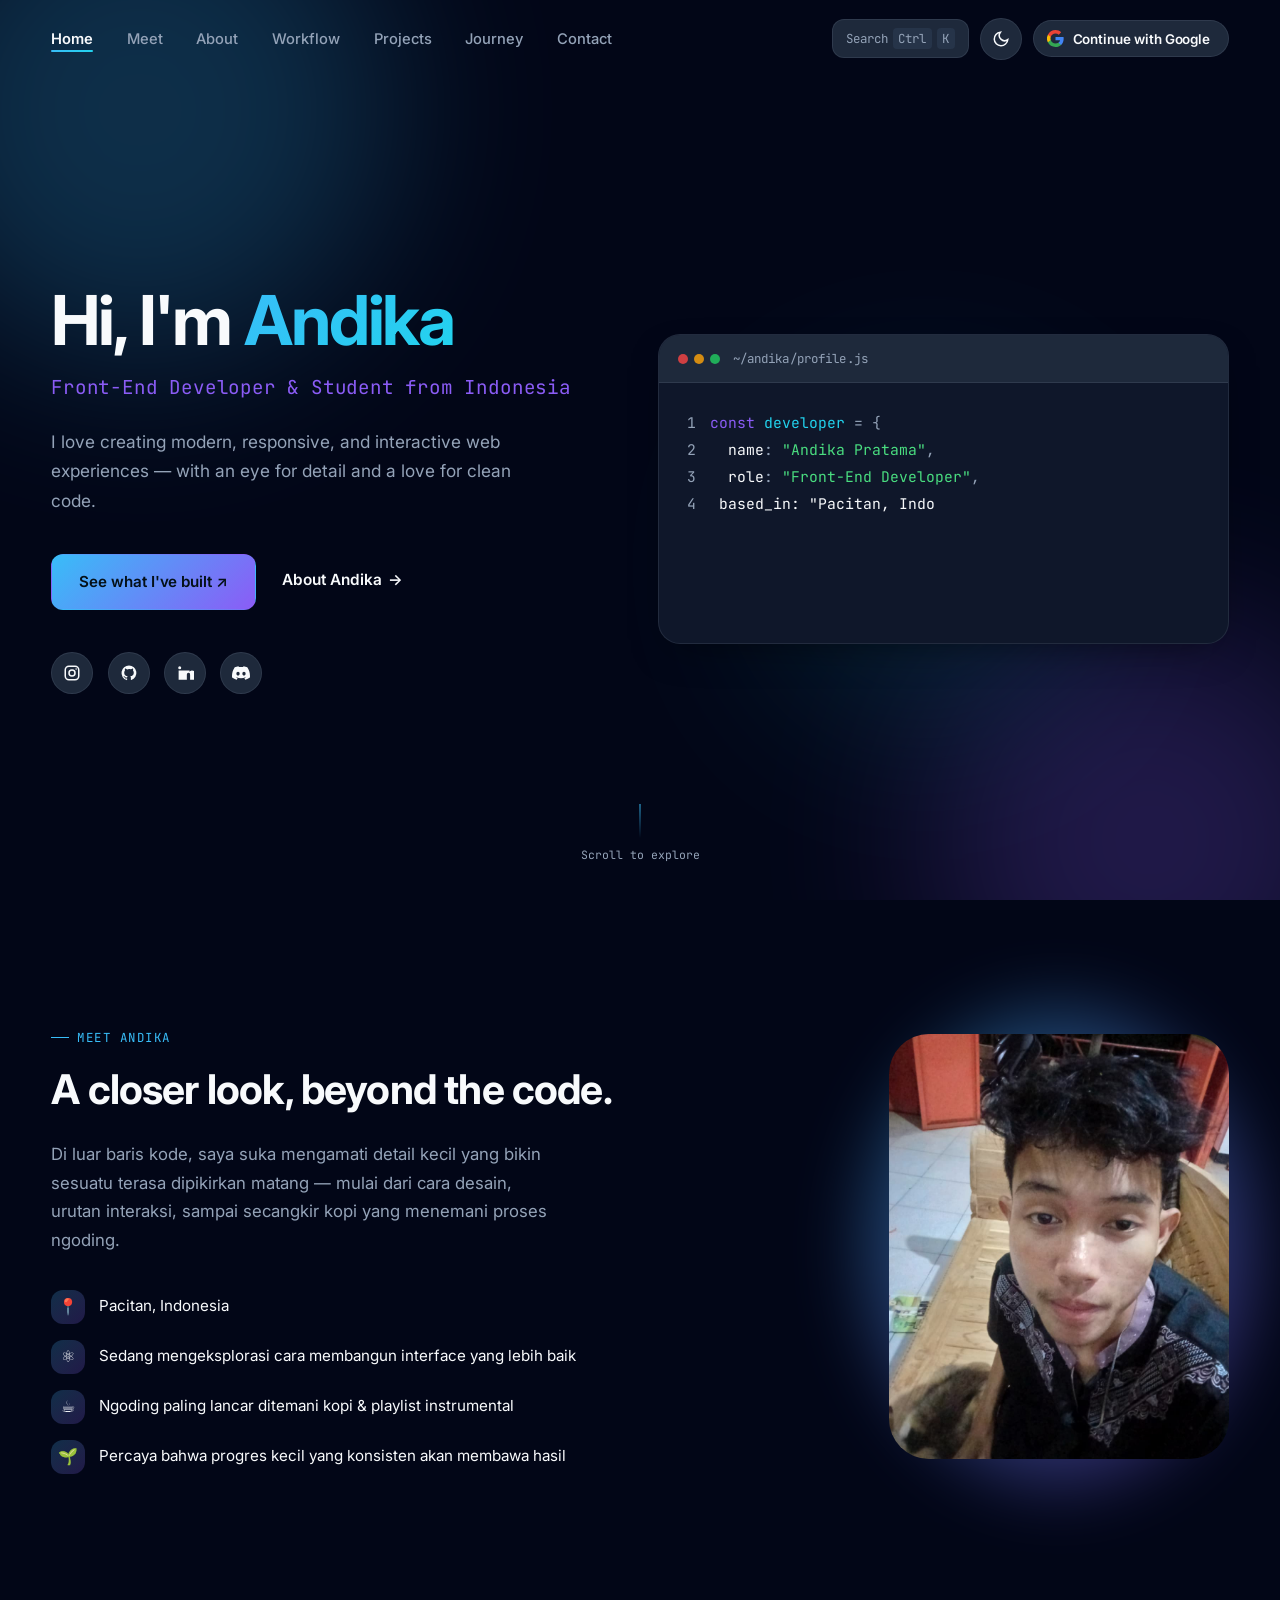
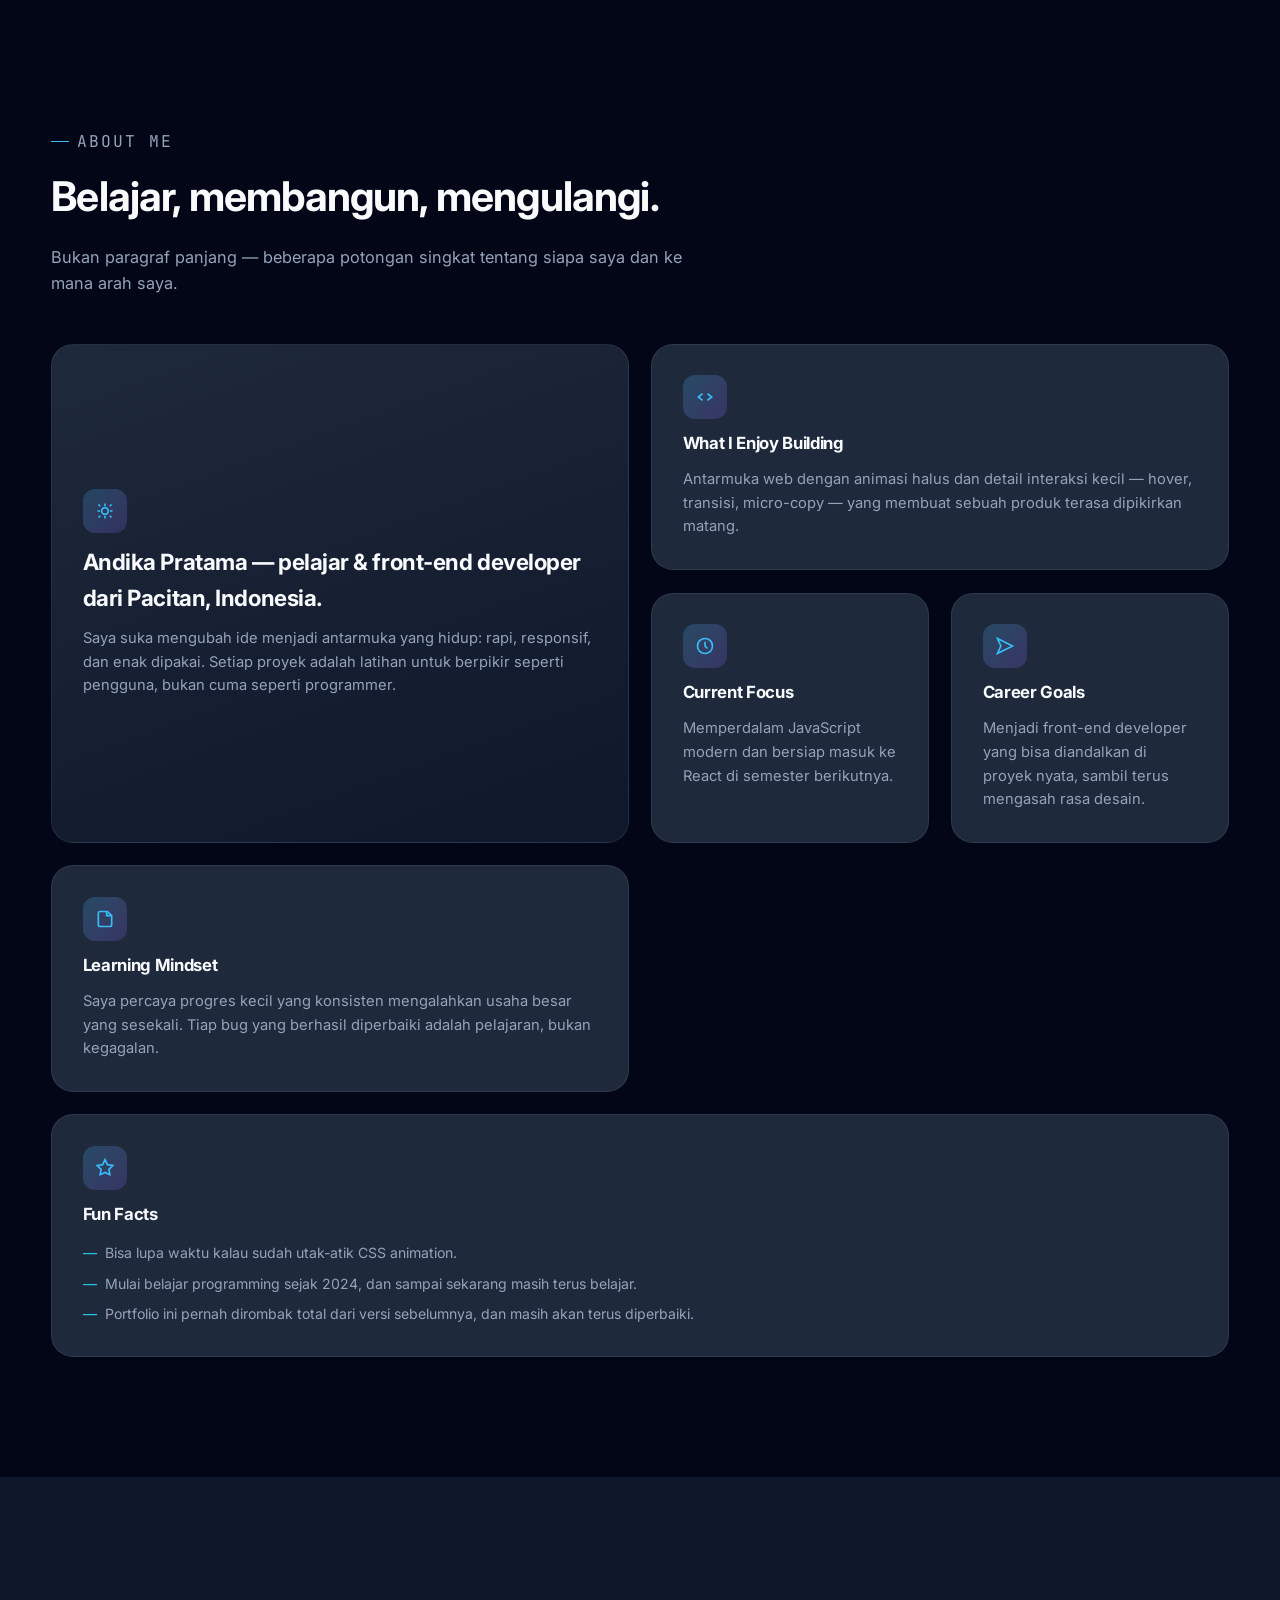
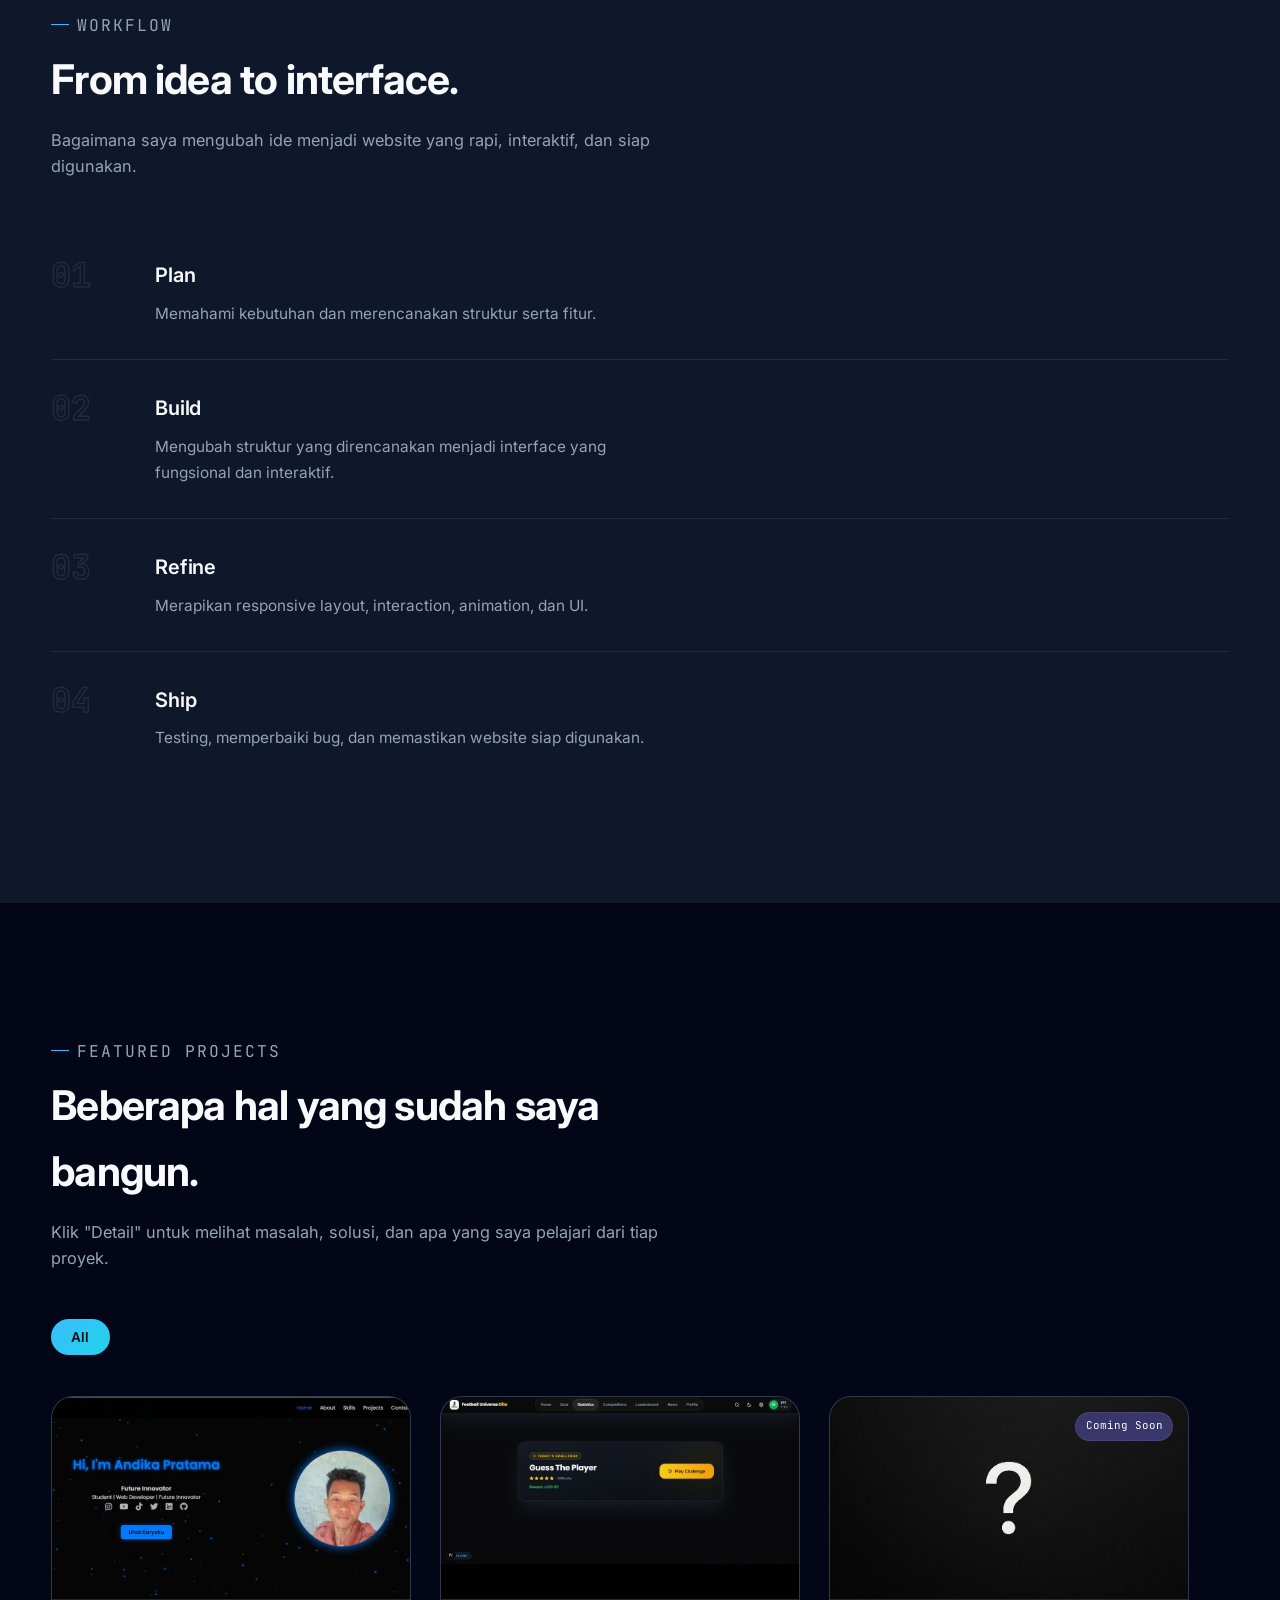
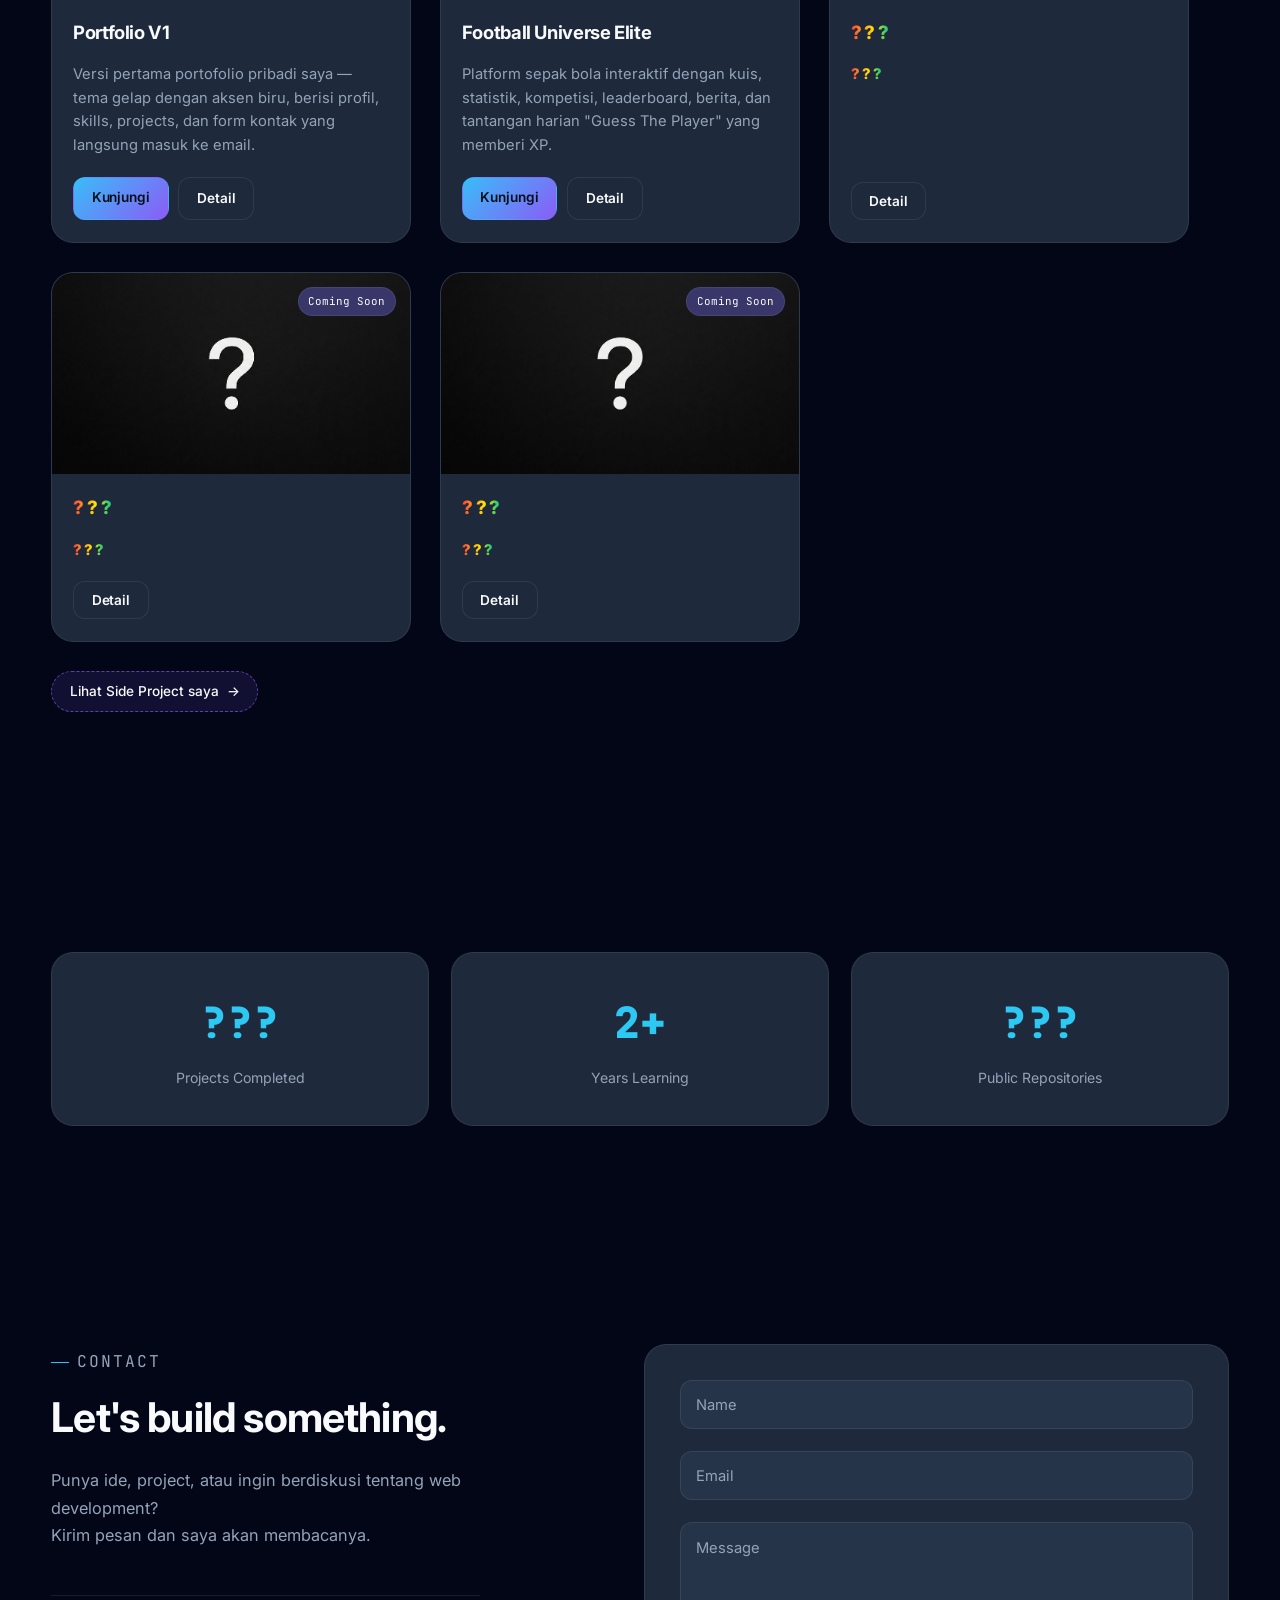
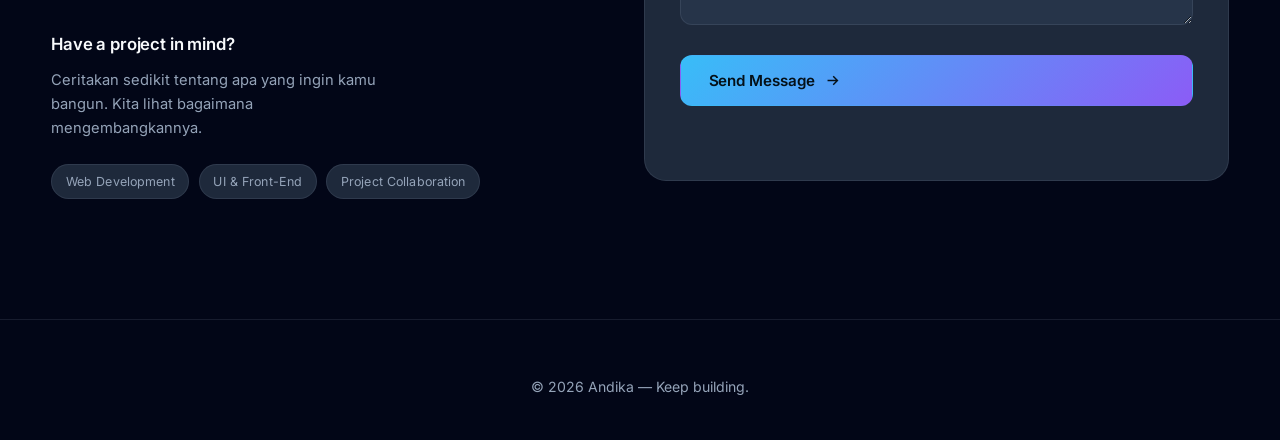
<file: index.html>
<!DOCTYPE html>
<html lang="id">
<head>
<meta charset="UTF-8">
<meta name="viewport" content="width=device-width, initial-scale=1.0">
<title>Andika Pratama — Front-End Developer</title>
<meta name="description" content="Portfolio Andika Pratama — Front-End Developer & Student dari Pacitan, Indonesia. Membangun pengalaman web modern, cepat, dan mudah diakses.">
<meta name="robots" content="index, follow">
<link rel="canonical" href="https://portfolio-andika-v2.vercel.app/">


<meta property="og:type" content="website">
<meta property="og:title" content="Andika Pratama — Front-End Developer">
<meta property="og:description" content="Portfolio Andika Pratama — Front-End Developer & Student dari Pacitan, Indonesia.">
<meta property="og:image" content="https://portfolio-andika-v2.vercel.app/assets/images/foto-andikaV2.jpg">
<meta property="og:url" content="https://portfolio-andika-v2.vercel.app/">
<meta name="twitter:card" content="summary_large_image">
<meta name="twitter:image" content="https://portfolio-andika-v2.vercel.app/assets/images/foto-andikaV2.jpg">
<meta name="theme-color" content="#020617">

<link rel="icon" type="image/jpeg" href="assets/images/foto-andikaV2.jpg">

<link rel="preconnect" href="https://fonts.googleapis.com">
<link rel="preconnect" href="https://fonts.gstatic.com" crossorigin>
<link href="https://fonts.googleapis.com/css2?family=Inter:wght@400;500;600;700;800&family=JetBrains+Mono:wght@400;500;600&display=swap" rel="stylesheet">

<link rel="stylesheet" href="css/style.css">
</head>
<body>

<a href="#main" class="skip-link">Lewati ke konten utama</a>


<div id="loader" aria-hidden="true">
  <div class="loader-mark">
    <p class="loader-line">$ <span class="type" id="loader-type"></span></p>
    <div class="loader-track"><div class="loader-fill"></div></div>
  </div>
</div>

<div id="scroll-progress"></div>

<header class="navbar" id="navbar">
  <div class="container">
    <nav aria-label="Navigasi utama">
      <div class="nav-links-wrap" id="nav-links-wrap">
        <ul class="nav-links" id="nav-links">
          <li><a href="#home" class="active">Home</a></li>
          <li><a href="#meet">Meet</a></li>
          <li><a href="#about">About</a></li>
          <li><a href="#workflow">Workflow</a></li>
          <li><a href="#projects">Projects</a></li>
          <li><a href="#journey">Journey</a></li>
          <li><a href="#contact">Contact</a></li>
        </ul>
      </div>
    </nav>

    <div class="nav-actions">
      <button class="kbd-hint" id="cmdk-trigger" aria-haspopup="dialog">
        Search <kbd>Ctrl</kbd><kbd>K</kbd>
      </button>
      <button class="icon-btn" id="theme-toggle" aria-label="Ganti tema" title="Ganti tema">
        <svg id="theme-icon" viewBox="0 0 24 24" fill="none" stroke="currentColor" stroke-width="2" stroke-linecap="round"><path d="M21 12.8A9 9 0 1 1 11.2 3 7 7 0 0 0 21 12.8Z"/></svg>
      </button>

     
      <div class="auth-slot" id="auth-slot">
        <button class="google-btn js-ripple" id="google-signin-btn" type="button" aria-label="Continue with Google">
          <svg class="google-icon" viewBox="0 0 18 18" aria-hidden="true">
            <path fill="#4285F4" d="M17.64 9.2c0-.64-.06-1.25-.16-1.84H9v3.48h4.84c-.21 1.13-.84 2.09-1.8 2.73v2.27h2.91c1.7-1.57 2.69-3.88 2.69-6.64z"/>
            <path fill="#34A853" d="M9 18c2.43 0 4.47-.8 5.96-2.17l-2.91-2.27c-.81.54-1.85.86-3.05.86-2.34 0-4.33-1.58-5.04-3.71H.96v2.34C2.44 15.98 5.48 18 9 18z"/>
            <path fill="#FBBC05" d="M3.96 10.71a5.4 5.4 0 0 1 0-3.42V4.95H.96a9 9 0 0 0 0 8.1l3-2.34z"/>
            <path fill="#EA4335" d="M9 3.58c1.32 0 2.5.45 3.44 1.35l2.58-2.58C13.46.89 11.43 0 9 0 5.48 0 2.44 2.02.96 4.95l3 2.34C4.67 5.16 6.66 3.58 9 3.58z"/>
          </svg>
          <span class="google-btn-label">Continue with Google</span>
        </button>
      </div>

      <button class="hamburger" id="hamburger" aria-label="Buka pencarian navigasi" aria-controls="cmdk-overlay">
        <span></span><span></span><span></span>
      </button>
    </div>
  </div>
</header>

<main id="main">

 
  <section id="home" class="hero">
    <div class="hero-blobs" aria-hidden="true">
      <div class="blob blob-1"></div>
      <div class="blob blob-2"></div>
      <div class="blob blob-3"></div>
    </div>

    <div class="container hero-grid">
      <div class="hero-content">
        <h1 data-reveal="up">Hi, I'm <span class="accent">Andika</span></h1>
        <p class="role-line" data-reveal="up">Front-End Developer &amp; Student from Indonesia</p>
        <p class="lead" data-reveal="up">I love creating modern, responsive, and interactive web experiences — with an eye for detail and a love for clean code.</p>

        <div class="hero-actions" data-reveal="up">
          <a href="#projects" class="btn js-ripple">See what I've built ↗</a>
          <a href="#about" class="hero-link-cta">About Andika <span class="hero-link-arrow">→</span></a>
        </div>

        <div class="hero-social" data-reveal="up">
          <a href="https://www.instagram.com/ndikaaprtmaaa/" target="_blank" rel="noopener noreferrer" class="icon-btn" aria-label="Instagram Andika" title="Instagram">
            <svg viewBox="0 0 24 24" fill="none" stroke="currentColor" stroke-width="2"><rect x="3" y="3" width="18" height="18" rx="5"/><circle cx="12" cy="12" r="4"/><circle cx="17.5" cy="6.5" r="1" fill="currentColor" stroke="none"/></svg>
          </a>
          <span class="icon-btn" role="img" aria-label="GitHub" title="GitHub" style="cursor:default">
            <svg viewBox="0 0 24 24" fill="currentColor"><path d="M12 2a10 10 0 0 0-3.16 19.49c.5.09.68-.22.68-.48v-1.7c-2.78.6-3.37-1.34-3.37-1.34-.46-1.16-1.11-1.47-1.11-1.47-.91-.62.07-.6.07-.6 1 .07 1.53 1.03 1.53 1.03.89 1.53 2.34 1.09 2.91.83.09-.65.35-1.09.63-1.34-2.22-.25-4.56-1.11-4.56-4.94 0-1.09.39-1.98 1.03-2.68-.1-.25-.45-1.27.1-2.65 0 0 .84-.27 2.75 1.03A9.6 9.6 0 0 1 12 6.8c.85 0 1.7.11 2.5.34 1.9-1.3 2.75-1.03 2.75-1.03.55 1.38.2 2.4.1 2.65.64.7 1.03 1.59 1.03 2.68 0 3.84-2.34 4.68-4.57 4.93.36.31.68.92.68 1.85v2.74c0 .27.18.58.69.48A10 10 0 0 0 12 2Z"/></svg>
          </span>
          <a href="https://www.linkedin.com/" target="_blank" rel="noopener noreferrer" class="icon-btn" aria-label="LinkedIn Andika" title="LinkedIn">
            <svg viewBox="0 0 24 24" fill="currentColor"><path d="M6.94 5a2 2 0 1 1-4 0 2 2 0 0 1 4 0ZM3.5 8.75h6.86V21H3.5V8.75Zm7.98 0h6.57v1.68h.1c.92-1.66 3.16-1.68 3.16-1.68 3.38 0 4.36 2.22 4.36 5.11V21h-6.86v-6.09c0-1.45-.03-3.32-2.02-3.32-2.02 0-2.33 1.58-2.33 3.21V21h-6.98V8.75Z"/></svg>
          </a>
          <!-- Ganti href di bawah dengan link Discord kamu (invite server atau https://discord.com/users/ID_KAMU) -->
          <a href="#" target="_blank" rel="noopener noreferrer" class="icon-btn" aria-label="Discord Andika" title="Discord">
            <svg viewBox="0 0 24 24" fill="currentColor"><path d="M20.317 4.37a19.79 19.79 0 0 0-4.885-1.515.074.074 0 0 0-.079.037c-.21.375-.444.864-.608 1.25a18.27 18.27 0 0 0-5.487 0 12.64 12.64 0 0 0-.617-1.25.077.077 0 0 0-.079-.037A19.74 19.74 0 0 0 3.677 4.37a.07.07 0 0 0-.032.027C.533 9.046-.32 13.58.099 18.057a.082.082 0 0 0 .031.057 19.9 19.9 0 0 0 5.993 3.03.078.078 0 0 0 .084-.028c.462-.63.874-1.295 1.226-1.994a.076.076 0 0 0-.041-.106 13.1 13.1 0 0 1-1.872-.892.077.077 0 0 1-.008-.128c.126-.094.252-.192.372-.292a.074.074 0 0 1 .078-.01c3.928 1.793 8.18 1.793 12.061 0a.074.074 0 0 1 .079.009c.12.1.246.198.373.293a.077.077 0 0 1-.006.127 12.3 12.3 0 0 1-1.873.892.077.077 0 0 0-.041.107c.36.698.772 1.362 1.225 1.993a.076.076 0 0 0 .084.028 19.84 19.84 0 0 0 6.002-3.03.077.077 0 0 0 .031-.055c.5-5.177-.838-9.674-3.549-13.66a.061.061 0 0 0-.031-.03ZM8.02 15.33c-1.183 0-2.157-1.086-2.157-2.419 0-1.333.956-2.419 2.157-2.419 1.21 0 2.176 1.095 2.157 2.42 0 1.333-.956 2.418-2.157 2.418Zm7.975 0c-1.183 0-2.157-1.086-2.157-2.419 0-1.333.955-2.419 2.157-2.419 1.21 0 2.176 1.095 2.157 2.42 0 1.333-.946 2.418-2.157 2.418Z"/></svg>
          </a>
        </div>
      </div>

     
      <div class="hero-visual" data-reveal="right">
        <div class="terminal">
          <div class="terminal-bar">
            <div class="term-dots"><span></span><span></span><span></span></div>
            <span class="path">~/andika/profile.js</span>
          </div>
          <div class="terminal-body" id="terminal-body" aria-live="polite"></div>
        </div>
      </div>
    </div>

    <div class="scroll-cue" aria-hidden="true"><span class="line"></span>Scroll to explore</div>
  </section>

 
  <section id="meet" class="section-pad">
    <div class="container meet-grid">
      <div class="meet-content" data-reveal="left">
        <p class="eyebrow">Meet Andika</p>
        <h2>A closer look, beyond the code.</h2>
        <p class="meet-intro">Di luar baris kode, saya suka mengamati detail kecil yang bikin sesuatu terasa dipikirkan matang — mulai dari cara desain, urutan interaksi, sampai secangkir kopi yang menemani proses ngoding.</p>

        <ul class="meet-highlights">
          <li><span class="meet-highlight-icon" aria-hidden="true">📍</span> Pacitan, Indonesia</li>
          <li><span class="meet-highlight-icon" aria-hidden="true">⚛️</span> Sedang mengeksplorasi cara membangun interface yang lebih baik</li>
          <li><span class="meet-highlight-icon" aria-hidden="true">☕</span> Ngoding paling lancar ditemani kopi &amp; playlist instrumental</li>
          <li><span class="meet-highlight-icon" aria-hidden="true">🌱</span> Percaya bahwa progres kecil yang konsisten akan membawa hasil</li>
        </ul>
      </div>

      <div class="meet-photo" data-reveal="right">
        <div class="meet-frame">
          <div class="meet-viewer">
            <img src="assets/images/foto-andikaV2.jpg" alt="Foto Andika Pratama" class="meet-slide is-active" loading="lazy">
          </div>
        </div>
      </div>
    </div>
  </section>

 
  <section id="about" class="section-pad">
    <div class="container">
      <div class="section-head" data-reveal="up">
        <p class="eyebrow">About Me</p>
        <h2>Belajar, membangun, mengulangi.</h2>
        <p>Bukan paragraf panjang — beberapa potongan singkat tentang siapa saya dan ke mana arah saya.</p>
      </div>

      <div class="bento">
        <div class="bento-card span-2 row-2 lead-card" data-reveal="up">
          <div class="icon-wrap"><svg viewBox="0 0 24 24" fill="none" stroke="currentColor" stroke-width="2"><circle cx="12" cy="12" r="4"/><path d="M12 3v3M12 18v3M4.2 4.2l2.1 2.1M17.7 17.7l2.1 2.1M3 12h3M18 12h3M4.2 19.8l2.1-2.1M17.7 6.3l2.1-2.1"/></svg></div>
          <h3>Andika Pratama — pelajar &amp; front-end developer dari Pacitan, Indonesia.</h3>
          <p>Saya suka mengubah ide menjadi antarmuka yang hidup: rapi, responsif, dan enak dipakai. Setiap proyek adalah latihan untuk berpikir seperti pengguna, bukan cuma seperti programmer.</p>
        </div>

        <div class="bento-card span-2" data-reveal="up" style="transition-delay:.06s">
          <div class="icon-wrap"><svg viewBox="0 0 24 24" fill="none" stroke="currentColor" stroke-width="2"><path d="M9 8 4 12l5 4M15 8l5 4-5 4"/></svg></div>
          <h3>What I Enjoy Building</h3>
          <p>Antarmuka web dengan animasi halus dan detail interaksi kecil — hover, transisi, micro-copy — yang membuat sebuah produk terasa dipikirkan matang.</p>
        </div>

        <div class="bento-card" data-reveal="up" style="transition-delay:.12s">
          <div class="icon-wrap"><svg viewBox="0 0 24 24" fill="none" stroke="currentColor" stroke-width="2"><circle cx="12" cy="12" r="9"/><path d="M12 7v5l3 3"/></svg></div>
          <h3>Current Focus</h3>
          <p>Memperdalam JavaScript modern dan bersiap masuk ke React di semester berikutnya.</p>
        </div>

        <div class="bento-card" data-reveal="up" style="transition-delay:.18s">
          <div class="icon-wrap"><svg viewBox="0 0 24 24" fill="none" stroke="currentColor" stroke-width="2"><path d="m3 3 18 9-18 9 4-9-4-9Z"/></svg></div>
          <h3>Career Goals</h3>
          <p>Menjadi front-end developer yang bisa diandalkan di proyek nyata, sambil terus mengasah rasa desain.</p>
        </div>

        <div class="bento-card span-2" data-reveal="up" style="transition-delay:.24s">
          <div class="icon-wrap"><svg viewBox="0 0 24 24" fill="none" stroke="currentColor" stroke-width="2"><path d="M4 19V5a2 2 0 0 1 2-2h9l5 5v11a2 2 0 0 1-2 2H6a2 2 0 0 1-2-2Z"/><path d="M14 3v5h5"/></svg></div>
          <h3>Learning Mindset</h3>
          <p>Saya percaya progres kecil yang konsisten mengalahkan usaha besar yang sesekali. Tiap bug yang berhasil diperbaiki adalah pelajaran, bukan kegagalan.</p>
        </div>

        <div class="bento-card span-4" data-reveal="up" style="transition-delay:.3s">
          <div class="icon-wrap"><svg viewBox="0 0 24 24" fill="none" stroke="currentColor" stroke-width="2"><path d="M12 17.3 6.2 20l1.1-6.4L2.6 9l6.5-1L12 2l2.9 6 6.5 1-4.7 4.6 1.1 6.4Z"/></svg></div>
          <h3>Fun Facts</h3>
          <ul class="fun-fact-list">
            <li>Bisa lupa waktu kalau sudah utak-atik CSS animation.</li>
            <li>Mulai belajar programming sejak 2024, dan sampai sekarang masih terus belajar.</li>
            <li>Portfolio ini pernah dirombak total dari versi sebelumnya, dan masih akan terus diperbaiki.</li>
          </ul>
        </div>
      </div>
    </div>
  </section>

 
  <section id="workflow" class="section-pad" style="background:var(--surface)">
    <div class="container">
      <div class="section-head" data-reveal="up">
        <p class="eyebrow">Workflow</p>
        <h2>From idea to interface.</h2>
        <p>Bagaimana saya mengubah ide menjadi website yang rapi, interaktif, dan siap digunakan.</p>
      </div>

      <div class="workflow-list">
        <div class="workflow-step" data-reveal="up">
          <span class="workflow-num">01</span>
          <div class="workflow-body">
            <h3>Plan</h3>
            <p>Memahami kebutuhan dan merencanakan struktur serta fitur.</p>
          </div>
        </div>
        <div class="workflow-step" data-reveal="up" style="transition-delay:.08s">
          <span class="workflow-num">02</span>
          <div class="workflow-body">
            <h3>Build</h3>
            <p>Mengubah struktur yang direncanakan menjadi interface yang fungsional dan interaktif.</p>
          </div>
        </div>
        <div class="workflow-step" data-reveal="up" style="transition-delay:.16s">
          <span class="workflow-num">03</span>
          <div class="workflow-body">
            <h3>Refine</h3>
            <p>Merapikan responsive layout, interaction, animation, dan UI.</p>
          </div>
        </div>
        <div class="workflow-step" data-reveal="up" style="transition-delay:.24s">
          <span class="workflow-num">04</span>
          <div class="workflow-body">
            <h3>Ship</h3>
            <p>Testing, memperbaiki bug, dan memastikan website siap digunakan.</p>
          </div>
        </div>
      </div>
    </div>
  </section>

  
  <section id="projects" class="section-pad">
    <div class="container">
      <div class="section-head" data-reveal="up">
        <p class="eyebrow">Featured Projects</p>
        <h2>Beberapa hal yang sudah saya bangun.</h2>
        <p>Klik "Detail" untuk melihat masalah, solusi, dan apa yang saya pelajari dari tiap proyek.</p>
      </div>

      <div class="filter-bar" data-reveal="up" role="group" aria-label="Filter proyek">
        <button class="filter-btn active" data-filter="all">All</button>
      </div>

      <div class="project-grid" id="project-grid"><!-- Rendered by js/modules/projects.js from PROJECTS data --></div>

      <div class="fun-toggle-wrap">
        <a class="fun-toggle" id="fun-toggle" href="side-project/">Lihat Side Project saya <span aria-hidden="true">→</span></a>
      </div>
    </div>
  </section>

 
  <section class="section-pad">
    <div class="container">
      <div class="stats-grid">
        <div class="stat-card" data-reveal="up">
          <div class="stat-number">???</div>
          <p class="stat-label">Projects Completed</p>
        </div>
        <div class="stat-card" data-reveal="up" style="transition-delay:.08s">
          <div class="stat-number" data-count="2" data-suffix="+">0</div>
          <p class="stat-label">Years Learning</p>
        </div>
        <div class="stat-card" data-reveal="up" style="transition-delay:.16s">
          <div class="stat-number">???</div>
          <p class="stat-label">Public Repositories</p>
        </div>
      </div>
    </div>
  </section>

  
  <section id="contact" class="section-pad">
    <div class="container">
      <div class="contact-grid">
        <div class="contact-lead" data-reveal="left">
          <p class="eyebrow">Contact</p>
          <h2>Let's build something.</h2>
          <p>Punya ide, project, atau ingin berdiskusi tentang web development?<br>Kirim pesan dan saya akan membacanya.</p>

          <div class="contact-support">
            <h3>Have a project in mind?</h3>
            <p>Ceritakan sedikit tentang apa yang ingin kamu bangun. Kita lihat bagaimana mengembangkannya.</p>
            <ul class="contact-tags">
              <li>Web Development</li>
              <li>UI &amp; Front-End</li>
              <li>Project Collaboration</li>
            </ul>
          </div>
        </div>

        <form class="contact-form" id="contact-form" data-reveal="right" novalidate>
          <div class="form-field">
            <input type="text" id="name" name="name" placeholder=" " required autocomplete="name">
            <label for="name">Name</label>
          </div>
          <div class="form-field">
            <input type="email" id="email" name="email" placeholder=" " required autocomplete="email">
            <label for="email">Email</label>
          </div>
          <div class="form-field">
            <textarea id="message" name="message" rows="4" placeholder=" " required></textarea>
            <label for="message">Message</label>
          </div>
          <button type="submit" class="btn js-ripple">
            <span>Send Message</span>
            <svg width="17" height="17" viewBox="0 0 24 24" fill="none" stroke="currentColor" stroke-width="2"><path d="M5 12h14M13 6l6 6-6 6"/></svg>
          </button>
          <p class="form-status" id="form-status" role="status" aria-live="polite"></p>
        </form>
      </div>
    </div>
  </section>

</main>


<footer class="site-footer">
  <div class="container">
    <p class="footer-copyright">&copy; 2026 Andika — Keep building.</p>
  </div>
</footer>

<button id="back-to-top" aria-label="Kembali ke atas">
  <svg viewBox="0 0 24 24" fill="none" stroke="currentColor" stroke-width="2"><path d="m5 12 7-7 7 7M12 5v15"/></svg>
</button>


<div class="cmdk-overlay" id="cmdk-overlay" role="dialog" aria-modal="true" aria-label="Command palette">
  <div class="cmdk">
    <div class="cmdk-input-row">
      <svg viewBox="0 0 24 24" fill="none" stroke="currentColor" stroke-width="2"><circle cx="11" cy="11" r="7"/><path d="m21 21-4.3-4.3"/></svg>
      <input type="text" id="cmdk-input" placeholder="Cari halaman..." aria-label="Cari">
      <span class="cmdk-esc">Esc</span>
    </div>
    <div class="cmdk-list" id="cmdk-list"></div>
  </div>
</div>

<script type="module" src="js/main.js"></script>
</body>
</html>
</file>
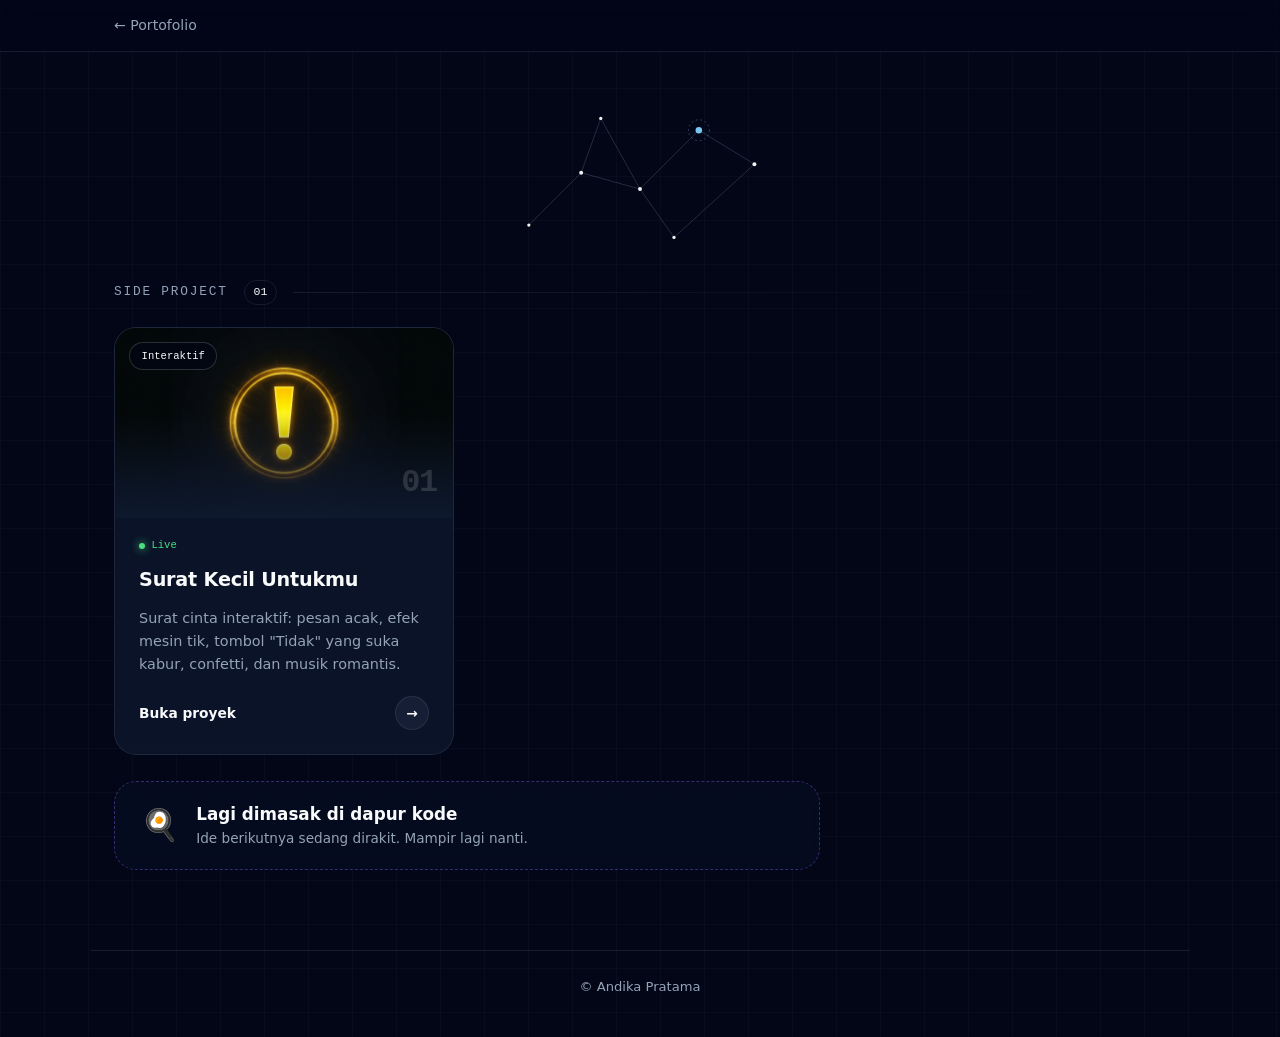
<file: side-project/index.html>
<!DOCTYPE html>
<html lang="id">
<head>
<meta charset="UTF-8">
<meta name="viewport" content="width=device-width, initial-scale=1.0">
<meta name="robots" content="noindex">
<meta name="theme-color" content="#020617">
<title>Side Project — Andika Pratama</title>
<meta name="description" content="Eksperimen dan proyek iseng buatan Andika Pratama.">
<link rel="stylesheet" href="style.css">
</head>
<body>
<div class="stars" id="stars" aria-hidden="true"></div>
<i class="shoot s1" aria-hidden="true"></i><i class="shoot s2" aria-hidden="true"></i>
<header class="topbar">
  <div class="topbar-inner">
    <a class="back" href="../">← Portofolio</a>
  </div>
</header>

<main class="wrap">
  <section class="hero">
    <svg class="constel" viewBox="0 0 420 260" aria-hidden="true">
      <g fill="none" stroke="rgba(148,163,184,.4)" stroke-width="1">
        <path class="ln" pathLength="1" d="M40 205 L120 125 L210 150 L300 60 L385 112"/>
        <path class="ln" pathLength="1" style="animation-delay:.8s" d="M120 125 L150 42 L210 150"/>
        <path class="ln" pathLength="1" style="animation-delay:1.6s" d="M210 150 L262 224 L385 112"/>
      </g>
      <g fill="#fff">
        <circle class="nd" cx="40" cy="205" r="2.5"/><circle class="nd" style="animation-delay:.5s" cx="120" cy="125" r="3"/>
        <circle class="nd" style="animation-delay:1s" cx="210" cy="150" r="3"/><circle class="nd" style="animation-delay:1.5s" cx="150" cy="42" r="2.5"/>
        <circle class="nd" style="animation-delay:2s" cx="262" cy="224" r="2.5"/><circle class="nd" style="animation-delay:.3s" cx="385" cy="112" r="3"/>
      </g>
      <circle cx="300" cy="60" r="16" fill="none" stroke="#7dd3fc" stroke-opacity=".5" stroke-dasharray="3 4" class="ring"/>
      <circle cx="300" cy="60" r="5" fill="#7dd3fc"/>
    </svg>
  </section>

  <div class="section-title"><h3>Side Project</h3><span class="n" id="count">0</span><i></i></div>
  <section class="grid" id="grid"></section>
</main>

<footer class="foot">
  <span>© Andika Pratama</span>
</footer>
<script src="script.js"></script>
</body>
</html>
</file>
<file: css/style.css>
:root{
  --bg: #020617;
  --surface: #0F172A;
  --card: #1E293B;
  --card-2: #263449;
  --primary: #38BDF8;
  --secondary: #8B5CF6;
  --accent: #22D3EE;
  --text: #F8FAFC;
  --muted: #94A3B8;
  --border: rgba(148, 163, 184, 0.14);

  --radius-sm: 12px;
  --radius-md: 16px;
  --radius-lg: 22px;

  --shadow-soft: 0 14px 40px -18px rgba(0,0,0,0.6);
  --shadow-glow: 0 0 0 1px rgba(56,189,248,0.16), 0 18px 36px -18px rgba(56,189,248,0.28);

  --font-body: 'Inter Variable', 'Inter', system-ui, -apple-system, sans-serif;
  --font-mono: 'JetBrains Mono', ui-monospace, monospace;

  --ease: cubic-bezier(0.16, 1, 0.3, 1);
  --ease-spring: cubic-bezier(.34, 1.56, .64, 1);
  --nav-h: 78px;
}

html.light-mode{
  --bg: #F8FAFC;
  --surface: #EEF2F7;
  --card: #FFFFFF;
  --card-2: #F1F5F9;
  --text: #0F172A;
  --muted: #55617A;
  --border: rgba(15, 23, 42, 0.1);
  --shadow-soft: 0 14px 40px -20px rgba(15,23,42,0.2);
}

*, *::before, *::after{ box-sizing: border-box; }
html{ scroll-behavior: smooth; }
body{
  margin: 0; background: var(--bg); color: var(--text);
  font-family: var(--font-body); line-height: 1.6; overflow-x: hidden;
  transition: background .4s var(--ease), color .4s var(--ease);
}
img{ max-width: 100%; display: block; }
a{ color: inherit; text-decoration: none; }
ul{ list-style: none; margin: 0; padding: 0; }
button, input, textarea{ font-family: inherit; }
button{ cursor: pointer; }
h1,h2,h3,h4{ margin: 0; font-weight: 700; letter-spacing: -0.02em; }
p{ margin: 0; }
section{ position: relative; }
section[id]{ scroll-margin-top: var(--nav-h); }

@media (prefers-reduced-motion: reduce){
  *, *::before, *::after{
    animation-duration: .001ms !important; animation-iteration-count: 1 !important;
    transition-duration: .001ms !important; scroll-behavior: auto !important;
  }
}

a:focus-visible, button:focus-visible, input:focus-visible, textarea:focus-visible{
  outline: 2px solid var(--primary);
  outline-offset: 3px;
  border-radius: 6px;
  box-shadow: 0 0 0 5px color-mix(in srgb, var(--primary) 18%, transparent);
}

.skip-link{
  position: absolute; left: 1rem; top: -60px;
  background: var(--primary); color: #041018;
  padding: .7rem 1.2rem; border-radius: var(--radius-sm);
  font-weight: 600; z-index: 1200; transition: top .25s var(--ease);
}
.skip-link:focus{ top: 1rem; }

.container{ width: min(1240px, 92%); margin-inline: auto; }
.eyebrow{
  font-family: var(--font-mono); font-size: .78rem; letter-spacing: .12em;
  text-transform: uppercase; color: var(--primary);
  display: inline-flex; align-items: center; gap: .5rem;
}
.eyebrow::before{ content: ""; width: 18px; height: 1px; background: var(--primary); }
.section-head{ max-width: 660px; margin: 0 0 3rem; }
.section-head h2{ font-size: clamp(1.9rem, 3.2vw, 2.7rem); margin-top: .6rem; }
.section-head p{ color: var(--muted); margin-top: .9rem; font-size: 1.02rem; }
.section-pad{ padding: 7.5rem 0; }
@media (max-width: 640px){ .section-pad{ padding: 4.5rem 0; } }

.btn{
  --btn-fg: #041018;
  position: relative; display: inline-flex; align-items: center; gap: .6rem;
  padding: .95rem 1.7rem; border-radius: var(--radius-sm);
  font-weight: 600; font-size: .95rem; letter-spacing: -0.005em; border: 1px solid transparent;
  background: linear-gradient(135deg, var(--primary), var(--secondary));
  color: var(--btn-fg); overflow: hidden; isolation: isolate;
  transition: transform .25s var(--ease), box-shadow .3s var(--ease), filter .3s var(--ease);
}
.btn:hover{ transform: translateY(-2px); box-shadow: var(--shadow-glow); filter: brightness(1.04); }
.btn:active{ transform: translateY(0); box-shadow: none; filter: brightness(.98); }
.btn.btn-outline{ background: transparent; color: var(--text); border-color: var(--border); }
.btn.btn-outline:hover{ border-color: var(--primary); background: color-mix(in srgb, var(--primary) 6%, transparent); }
.btn.btn-ghost{ background: var(--card); color: var(--text); border-color: var(--border); }
.btn.btn-ghost:hover{ border-color: var(--primary); }
.btn.btn-sm{ padding: .6rem 1.1rem; font-size: .85rem; }
.js-ripple .ripple{
  position: absolute; border-radius: 50%; transform: scale(0);
  background: rgba(255,255,255,0.45); pointer-events: none; animation: ripple .6s ease-out forwards;
}
@keyframes ripple{ to{ transform: scale(3); opacity: 0; } }

.glass{
  background: color-mix(in srgb, var(--card) 78%, transparent);
  border: 1px solid var(--border);
  backdrop-filter: blur(16px); -webkit-backdrop-filter: blur(16px);
  border-radius: var(--radius-lg);
}

[data-reveal]{ opacity: 0; transition: opacity .8s var(--ease), transform .8s var(--ease); }
[data-reveal="up"]{ transform: translateY(28px); }
[data-reveal="left"]{ transform: translateX(-32px); }
[data-reveal="right"]{ transform: translateX(32px); }
[data-reveal="scale"]{ transform: scale(.92); }
[data-reveal].in-view{ opacity: 1; transform: none; }

#loader{
  position: fixed; inset: 0; z-index: 9999; background: var(--bg);
  display: flex; align-items: center; justify-content: center;
  transition: opacity .6s var(--ease), visibility .6s var(--ease);
}
#loader.is-hidden{ opacity: 0; visibility: hidden; }
.loader-mark{ display: flex; flex-direction: column; align-items: center; gap: 1rem; font-family: var(--font-mono); }
.loader-line{ font-size: 1rem; color: var(--muted); }
.loader-line .type{ color: var(--accent); }
.loader-track{ width: 180px; height: 3px; background: var(--border); border-radius: 3px; overflow: hidden; }
.loader-fill{ height: 100%; width: 0%; background: linear-gradient(90deg, var(--primary), var(--accent)); animation: loaderFill 1.4s var(--ease) forwards; }
@keyframes loaderFill{ to{ width: 100%; } }

#scroll-progress{
  position: fixed; top: 0; left: 0; height: 3px;
  background: linear-gradient(90deg, var(--primary), var(--accent), var(--secondary));
  width: 0%; z-index: 1001; transition: width .1s linear;
}

.navbar{
  position: fixed; top: 0; left: 0; right: 0; z-index: 900; height: var(--nav-h);
  display: flex; align-items: center; border-bottom: 1px solid transparent;
  transition: background .45s var(--ease), border-color .45s var(--ease), height .35s var(--ease), backdrop-filter .45s var(--ease);
}
.navbar.scrolled{
  background: color-mix(in srgb, var(--bg) 70%, transparent);
  backdrop-filter: blur(20px) saturate(140%);
  -webkit-backdrop-filter: blur(20px) saturate(140%);
  border-bottom-color: var(--border); height: 66px;
}
.navbar .container{ display: flex; align-items: center; justify-content: space-between; }
.nav-links{ display: flex; gap: 2.1rem; }
.nav-links a{
  font-size: .92rem; font-weight: 500; color: var(--muted);
  position: relative; padding-bottom: 4px; transition: color .25s var(--ease);
}
.nav-links a::after{
  content: ""; position: absolute; left: 0; bottom: 0; width: 0; height: 2px;
  border-radius: 2px;
  background: linear-gradient(90deg, var(--primary), var(--accent)); transition: width .3s var(--ease);
}
.nav-links a:hover{ color: var(--text); }
.nav-links a:hover::after{ width: 100%; }
.nav-links a.active{ color: var(--text); font-weight: 600; }
.nav-links a.active::after{ width: 100%; }

.nav-actions{ display: flex; align-items: center; gap: .7rem; }
.icon-btn{
  width: 42px; height: 42px; border-radius: 50%; display: grid; place-items: center;
  border: 1px solid var(--border); background: var(--card); color: var(--text);
  transition: transform .3s var(--ease-spring), border-color .3s;
}
.icon-btn:hover{ transform: translateY(-2px); border-color: var(--primary); }
.icon-btn:hover svg{ transform: scale(1.08); }
.icon-btn svg{ width: 18px; height: 18px; transition: transform .25s var(--ease); }

.kbd-hint{
  display: inline-flex; align-items: center; gap: .3rem;
  font-family: var(--font-mono); font-size: .78rem; color: var(--muted);
  padding: .5rem .8rem; border-radius: var(--radius-sm);
  border: 1px solid var(--border); background: var(--card);
  transition: border-color .3s;
}
.kbd-hint:hover{ border-color: var(--primary); color: var(--text); }
.kbd-hint kbd{ font-family: var(--font-mono); background: var(--card-2); padding: .1rem .35rem; border-radius: 4px; }
@media (max-width: 980px){ .kbd-hint{ display: none; } }

.hamburger{ display: none; width: 42px; height: 42px; border-radius: 50%; border: 1px solid var(--border); background: var(--card); flex-direction: column; align-items: center; justify-content: center; gap: 4px; }
.hamburger span{ width: 18px; height: 2px; background: var(--text); border-radius: 2px; transition: transform .3s var(--ease), opacity .3s; }
.hamburger.open span:nth-child(1){ transform: translateY(6px) rotate(45deg); }
.hamburger.open span:nth-child(2){ opacity: 0; }
.hamburger.open span:nth-child(3){ transform: translateY(-6px) rotate(-45deg); }

@media (max-width: 900px){

  .nav-links-wrap{ display: none; }
  .hamburger{ display: flex; }
}

.hero{ min-height: 100vh; display: flex; align-items: center; padding-top: var(--nav-h); overflow: hidden; }
.hero-blobs{ position: absolute; inset: 0; z-index: -1; }
.blob{ position: absolute; border-radius: 50%; filter: blur(90px); opacity: .22; animation: float 18s ease-in-out infinite; }
.blob-1{ width: 500px; height: 500px; background: var(--primary); top: -140px; left: -110px; }
.blob-2{ width: 440px; height: 440px; background: var(--secondary); bottom: -160px; right: -90px; animation-delay: -5s; }
.blob-3{ width: 320px; height: 320px; background: var(--accent); top: 45%; left: 60%; animation-delay: -9s; opacity: .13; }
@keyframes float{ 0%,100%{ transform: translate(0,0) scale(1); } 50%{ transform: translate(30px,-30px) scale(1.08); } }

.hero-grid{ display: grid; grid-template-columns: 1fr 1.05fr; gap: 4rem; align-items: center; }

.hero h1{ font-size: clamp(2.6rem, 5.6vw, 4.3rem); line-height: 1.05; letter-spacing: -0.03em; }
.hero h1 .accent{
  background: linear-gradient(135deg, var(--primary), var(--accent));
  -webkit-background-clip: text; background-clip: text; color: transparent;
}
.hero .role-line{ font-family: var(--font-mono); color: var(--secondary); font-size: clamp(1rem, 2vw, 1.2rem); margin-top: 1rem; letter-spacing: -0.01em; }
.hero .lead{ color: var(--muted); font-size: 1.08rem; line-height: 1.7; max-width: 46ch; margin-top: 1.5rem; }
.hero-actions{ display: flex; align-items: center; gap: 1.6rem; margin-top: 2.4rem; flex-wrap: wrap; }
.hero-link-cta{
  display: inline-flex; align-items: center; gap: .4rem;
  font-weight: 600; font-size: .96rem; color: var(--text);
  padding-bottom: 2px; border-bottom: 1px solid transparent;
  transition: color .25s var(--ease), border-color .25s var(--ease);
}
.hero-link-cta:hover{ color: var(--primary); border-color: color-mix(in srgb, var(--primary) 50%, transparent); }
.hero-link-arrow{ display: inline-block; transition: transform .3s var(--ease); }
.hero-link-cta:hover .hero-link-arrow{ transform: translateX(4px); }
.hero-social{ display: flex; gap: .9rem; margin-top: 2.6rem; }

.hero-content > [data-reveal]{ transition-duration: .7s; }
.hero-content > *:nth-child(1){ transition-delay: .05s; }
.hero-content > *:nth-child(2){ transition-delay: .12s; }
.hero-content > *:nth-child(3){ transition-delay: .19s; }
.hero-content > *:nth-child(4){ transition-delay: .26s; }
.hero-content > *:nth-child(5){ transition-delay: .33s; }
.hero-content > *:nth-child(6){ transition-delay: .4s; }

@keyframes portraitFloat{ 0%,100%{ transform: translateY(0); } 50%{ transform: translateY(-12px); } }

.terminal{
  border-radius: var(--radius-lg); background: var(--surface);
  border: 1px solid var(--border);
  box-shadow: var(--shadow-soft), inset 0 1px 0 rgba(255,255,255,0.03);
  overflow: hidden; font-family: var(--font-mono); position: relative;
  transition: box-shadow .5s var(--ease);
}
.terminal::before{
  content: ""; position: absolute; inset: -1px; z-index: -1; border-radius: inherit;
  background: linear-gradient(135deg, var(--primary), var(--secondary), var(--accent));
  opacity: .22; filter: blur(24px);
}
.terminal-bar{ display: flex; align-items: center; gap: .8rem; padding: .85rem 1.15rem; background: var(--card); border-bottom: 1px solid var(--border); }
.term-dots{ display: flex; gap: 6px; }
.term-dots span{ width: 10px; height: 10px; border-radius: 50%; opacity: .85; }
.term-dots span:nth-child(1){ background: #ef4444; }
.term-dots span:nth-child(2){ background: #f59e0b; }
.term-dots span:nth-child(3){ background: #22c55e; }
.terminal-bar .path{ font-size: .78rem; color: var(--muted); letter-spacing: .01em; }
.terminal-body{ padding: 1.6rem 1.7rem; min-height: 260px; font-size: .92rem; line-height: 1.85; }
.terminal-body .ln{ color: var(--muted); user-select: none; display: inline-block; width: 1.6em; }
@media (max-width: 420px){
  .terminal-body{ padding: 1.2rem 1.1rem; font-size: .78rem; line-height: 1.75; }
}
.tok-key{ color: var(--secondary); }
.tok-str{ color: #4ade80; }
.tok-punc{ color: var(--muted); }
.tok-fn{ color: var(--accent); }
.tok-com{ color: var(--muted); font-style: italic; }
.term-caret{ display: inline-block; width: 7px; height: 1.05em; background: var(--primary); vertical-align: text-bottom; animation: blink 1s step-end infinite; }
@keyframes blink{ 50%{ opacity: 0; } }

@media (max-width: 900px){
  .hero-grid{ grid-template-columns: 1fr; gap: 3rem; }
  .terminal{ order: -1; }
}

.scroll-cue{
  position: absolute; bottom: 2.2rem; left: 50%; transform: translateX(-50%);
  display: flex; flex-direction: column; align-items: center; gap: .5rem;
  color: var(--muted); font-family: var(--font-mono); font-size: .72rem;
}
.scroll-cue .line{ width: 1px; height: 34px; background: linear-gradient(var(--primary), transparent); animation: scrollcue 1.8s ease-in-out infinite; }
@keyframes scrollcue{ 0%{ transform: scaleY(0); transform-origin: top; } 50%{ transform: scaleY(1); transform-origin: top; } 51%{ transform-origin: bottom; } 100%{ transform: scaleY(0); transform-origin: bottom; } }

.meet-grid{ display: grid; grid-template-columns: 1.05fr .95fr; gap: 4rem; align-items: center; }

.meet-content h2{ font-size: clamp(1.9rem, 3.2vw, 2.7rem); margin-top: .6rem; }
.meet-intro{ color: var(--muted); margin-top: 1.1rem; font-size: 1.05rem; line-height: 1.7; max-width: 46ch; }

.meet-highlights{ display: flex; flex-direction: column; gap: 1rem; margin-top: 2.2rem; }
.meet-highlights li{ display: flex; align-items: center; gap: .85rem; font-size: .95rem; color: var(--text); }
.meet-highlight-icon{
  width: 34px; height: 34px; flex-shrink: 0; border-radius: var(--radius-sm);
  display: grid; place-items: center; font-size: 1rem;
  background: linear-gradient(135deg, color-mix(in srgb, var(--primary) 22%, transparent), color-mix(in srgb, var(--secondary) 22%, transparent));
}

.meet-photo{ display: flex; flex-direction: column; align-items: flex-end; }

.meet-frame{
  position: relative; width: min(340px, 100%);
  animation: portraitFloat 6s ease-in-out infinite;
}
.meet-frame::before{
  content: ""; position: absolute; inset: -22px; z-index: -1; border-radius: 50%;
  background: linear-gradient(135deg, var(--primary), var(--secondary));
  opacity: .4; filter: blur(36px);
}

.meet-viewer{
  position: relative; aspect-ratio: 4 / 5; overflow: hidden;
  border-radius: 40px; transition: transform .5s var(--ease);
}
.meet-viewer:hover{ transform: scale(1.035); }

.meet-slide{
  position: absolute; inset: 0; width: 100%; height: 100%; object-fit: cover;
  opacity: 0;
}
.meet-slide.is-active{ opacity: 1; }

@media (max-width: 900px){
  .meet-grid{ grid-template-columns: 1fr; gap: 3rem; }
  .meet-photo{ align-items: center; }
  .meet-frame{ width: min(300px, 80%); }
}

@media (prefers-reduced-motion: reduce){
  .meet-frame{ animation: none; }
  .meet-viewer{ transition: none; }
}

.bento{
  display: grid; grid-template-columns: repeat(4, 1fr); grid-auto-rows: minmax(160px, auto);
  gap: 1.4rem;
}
.bento-card{
  padding: 1.9rem; border-radius: var(--radius-lg); background: var(--card);
  border: 1px solid var(--border); display: flex; flex-direction: column; gap: .7rem;
  transition: transform .4s var(--ease), border-color .3s, box-shadow .4s var(--ease);
}
.bento-card:hover{ transform: translateY(-4px) scale(1.01); border-color: color-mix(in srgb, var(--primary) 40%, var(--border)); box-shadow: var(--shadow-soft); }
.bento-card .icon-wrap{
  width: 44px; height: 44px; border-radius: var(--radius-sm); display: grid; place-items: center;
  background: linear-gradient(135deg, color-mix(in srgb, var(--primary) 22%, transparent), color-mix(in srgb, var(--secondary) 22%, transparent));
  color: var(--primary);
}
.bento-card .icon-wrap svg{ width: 20px; height: 20px; }
.bento-card h3{ font-size: 1.05rem; }
.bento-card p{ color: var(--muted); font-size: .92rem; }
.bento-card.span-2{ grid-column: span 2; }
.bento-card.span-4{ grid-column: span 4; }
.bento-card.row-2{ grid-row: span 2; }
.bento-card.lead-card{ justify-content: center; background: linear-gradient(160deg, var(--card), var(--surface)); }
.bento-card.lead-card h3{ font-size: 1.4rem; }
.bento-card .fun-fact-list{ display: flex; flex-direction: column; gap: .5rem; margin-top: .2rem; }
.bento-card .fun-fact-list li{ font-size: .88rem; color: var(--muted); display: flex; gap: .5rem; }
.bento-card .fun-fact-list li::before{ content: "—"; color: var(--accent); }

@media (max-width: 980px){
  .bento{ grid-template-columns: repeat(2, 1fr); }
  .bento-card.span-2, .bento-card.span-4{ grid-column: span 2; }
}
@media (max-width: 620px){
  .bento{ grid-template-columns: 1fr; }
  .bento-card.span-2, .bento-card.span-4{ grid-column: span 1; }
  .bento-card.row-2{ grid-row: span 1; }
}

.filter-bar{ display: flex; gap: .7rem; flex-wrap: wrap; margin-bottom: 2.6rem; }
.filter-btn{
  padding: .55rem 1.2rem; border-radius: 999px; font-size: .85rem; font-weight: 600;
  background: var(--card); border: 1px solid var(--border); color: var(--muted);
  transition: all .3s var(--ease);
}
.filter-btn:hover{ color: var(--text); }
.filter-btn.active{ color: #041018; border-color: transparent; background: linear-gradient(135deg, var(--primary), var(--accent)); }

.project-grid{ display: grid; grid-template-columns: repeat(auto-fill, minmax(280px, 360px)); justify-content: start; gap: 1.8rem; }

.project-card{
  position: relative; border-radius: var(--radius-lg); overflow: hidden;
  background: var(--card); border: 1px solid var(--border);
  transition: transform .45s var(--ease), box-shadow .45s var(--ease);
  display: flex; flex-direction: column;
}
.project-card.is-hidden{ display: none; }
.project-card::before{
  content: ""; position: absolute; inset: 0; padding: 1px; border-radius: inherit;
  background: linear-gradient(135deg, var(--primary), var(--secondary), var(--accent));
  -webkit-mask: linear-gradient(#fff 0 0) content-box, linear-gradient(#fff 0 0);
  -webkit-mask-composite: xor; mask-composite: exclude;
  opacity: 0; transition: opacity .4s var(--ease); pointer-events: none;
}
.project-card:hover{
  transform: translateY(-6px) scale(1.01);
  box-shadow: var(--shadow-soft), 0 30px 60px -30px rgba(0,0,0,0.45);
}
.project-card:hover::before{ opacity: 1; }
.project-thumb{
  aspect-ratio: 16/9; display: grid; place-items: center; overflow: hidden;
  background:
    radial-gradient(circle at 30% 20%, color-mix(in srgb, var(--primary) 10%, transparent), transparent 55%),
    linear-gradient(135deg, var(--card-2), var(--surface));
  background-size: 100% 100%, 100% 100%;
  color: var(--primary); position: relative;
}
.project-thumb::after{
  content: "";
  position: absolute; inset: 0;
  background-image: linear-gradient(var(--border) 1px, transparent 1px), linear-gradient(90deg, var(--border) 1px, transparent 1px);
  background-size: 28px 28px;
  opacity: .35;
  mask-image: radial-gradient(circle at center, #000 0%, transparent 75%);
}
.project-thumb.has-img::after{ display: none; }
.project-thumb img{ width: 100%; height: 100%; object-fit: cover; display: block; }
.project-thumb .thumb-icon{ width: 44px; height: 44px; opacity: .9; transition: transform .4s var(--ease); z-index: 1; }
.project-thumb .thumb-icon svg{ width: 100%; height: 100%; }
.project-card:hover .thumb-icon{ transform: scale(1.06) translateY(-2px); }
.project-thumb .badge-soon{
  position: absolute; top: .9rem; right: .9rem; font-family: var(--font-mono); font-size: .68rem;
  padding: .3rem .6rem; border-radius: 999px; z-index: 1;
  background: color-mix(in srgb, var(--secondary) 25%, var(--card)); border: 1px solid var(--border); color: var(--text);
}
.project-body{ padding: 1.2rem 1.3rem 1.4rem; display: flex; flex-direction: column; gap: 1rem; flex: 1; }
.project-body h3{ font-size: 1.15rem; }
.project-body p{ color: var(--muted); font-size: .92rem; line-height: 1.6; flex: 1; }
.tech-badges{ display: flex; flex-wrap: wrap; gap: .5rem; }
.tech-badges span{
  font-family: var(--font-mono); font-size: .7rem; letter-spacing: .02em;
  padding: .35rem .7rem; border-radius: 999px;
  background: color-mix(in srgb, var(--primary) 8%, var(--card-2));
  color: var(--muted); border: 1px solid var(--border);
  transition: border-color .25s var(--ease), color .25s var(--ease);
}
.project-card:hover .tech-badges span{ border-color: color-mix(in srgb, var(--primary) 30%, var(--border)); color: var(--text); }
.project-actions{ display: flex; gap: .6rem; margin-top: .2rem; flex-wrap: wrap; }

@media (max-width: 780px){
  .project-grid{ grid-template-columns: 1fr; justify-content: stretch; gap: 1.2rem; }
  .project-card{ max-width: 420px; width: 100%; margin-inline: auto; }
  .project-thumb{ aspect-ratio: 16/10; }
  .project-body{ padding: 1rem 1.1rem 1.2rem; gap: .8rem; }
  .project-body p{ font-size: .88rem; }
}

.modal-overlay{
  position: fixed; inset: 0; z-index: 1100; display: flex; align-items: center; justify-content: center;
  padding: 2rem; background: rgba(2,6,23,0.72); backdrop-filter: blur(6px);
  opacity: 0; visibility: hidden; transition: opacity .35s var(--ease), visibility .35s var(--ease);
}
.modal-overlay.open{ opacity: 1; visibility: visible; }
.modal{
  width: min(720px, 100%); max-height: 84vh; overflow-y: auto;
  -webkit-overflow-scrolling: touch; touch-action: pan-y; overscroll-behavior: contain;
  background: var(--surface); border: 1px solid var(--border); border-radius: var(--radius-lg);
  box-shadow: var(--shadow-soft); padding: 2.2rem;
  transform: translateY(16px) scale(.98); transition: transform .35s var(--ease-spring);
}
.modal-overlay.open .modal{ transform: translateY(0) scale(1); }
.modal-close{
  position: absolute; top: 1.6rem; right: 1.6rem; width: 38px; height: 38px; border-radius: 50%;
  background: var(--card); border: 1px solid var(--border); color: var(--text);
  display: grid; place-items: center;
}
.modal h3{ font-size: 1.5rem; margin-bottom: 1.6rem; }
.modal-section{ margin-bottom: 1.4rem; }
.modal-section h4{
  font-size: .95rem; font-weight: 600; color: var(--text); margin-bottom: .35rem;
}
.modal-section p, .modal-section li{ color: var(--muted); font-size: .93rem; }
.modal-section ul{ display: flex; flex-direction: column; gap: .4rem; }
.modal-section ul li::before{ content: "→ "; color: var(--primary); }
.modal-facts{ display: flex; flex-direction: column; }
.modal-fact{ display: flex; justify-content: space-between; gap: 1rem; padding: .6rem 0; border-bottom: 1px solid var(--border); font-size: .9rem; }
.modal-fact:last-child{ border-bottom: none; }
.modal-fact span:first-child{ color: var(--muted); }
.modal-fact span:last-child{ color: var(--text); text-align: right; }
.modal-actions{ display: flex; gap: .7rem; margin-top: 1.8rem; flex-wrap: wrap; }

.timeline{ position: relative; max-width: 660px; margin: 0 auto; padding-left: 2.6rem; }
.timeline::before{
  content: ""; position: absolute; left: 9px; top: 6px; bottom: 6px; width: 2px;
  background: linear-gradient(var(--primary), var(--secondary), var(--accent)); opacity: .4;
}
.timeline-item{ position: relative; padding-bottom: 2.6rem; }
.timeline-item:last-child{ padding-bottom: 0; }
.timeline-dot{
  position: absolute; left: -2.6rem; top: 4px; width: 20px; height: 20px; border-radius: 50%;
  background: var(--bg); border: 2px solid var(--primary); display: grid; place-items: center;
}
.timeline-dot::after{ content: ""; width: 8px; height: 8px; border-radius: 50%; background: var(--primary); }
.timeline-item.is-future .timeline-dot{ border-color: var(--secondary); border-style: dashed; }
.timeline-item.is-future .timeline-dot::after{ background: var(--secondary); }
.timeline-year{ font-family: var(--font-mono); color: var(--secondary); font-size: .82rem; letter-spacing: .05em; }
.timeline-item h3{ font-size: 1.08rem; margin: .35rem 0 .35rem; }
.timeline-item p{ color: var(--muted); font-size: .92rem; }

.stats-grid{ display: grid; grid-template-columns: repeat(3, 1fr); gap: 1.4rem; }
.stat-card{ text-align: center; padding: 2.2rem 1.2rem; border-radius: var(--radius-lg); background: var(--card); border: 1px solid var(--border); }
.stat-number{
  font-size: clamp(2rem, 3.6vw, 2.7rem); font-weight: 800; font-family: var(--font-mono);
  background: linear-gradient(135deg, var(--primary), var(--accent));
  -webkit-background-clip: text; background-clip: text; color: transparent;
}
.stat-label{ color: var(--muted); margin-top: .6rem; font-size: .88rem; }
@media (max-width: 640px){ .stats-grid{ grid-template-columns: 1fr; } }

.workflow-list{ display: flex; flex-direction: column; margin-top: 3rem; }

.workflow-step{
  display: flex; align-items: flex-start; gap: 2rem;
  padding: 2rem 0; position: relative;
  transition: transform .35s var(--ease);
}
.workflow-step + .workflow-step{ border-top: 1px solid var(--border); }
.workflow-step:hover{ transform: translateX(6px); }

.workflow-num{
  flex-shrink: 0; width: 4.5rem;
  font-family: var(--font-mono); font-weight: 700; font-size: 2.1rem; line-height: 1;
  color: transparent; -webkit-text-stroke: 1.5px var(--border);
  transition: -webkit-text-stroke-color .35s var(--ease), color .35s var(--ease);
}
.workflow-step:hover .workflow-num{ -webkit-text-stroke-color: var(--primary); }

.workflow-body h3{ font-size: 1.25rem; font-weight: 600; letter-spacing: -0.01em; }
.workflow-body p{ color: var(--muted); margin-top: .6rem; font-size: .96rem; line-height: 1.7; max-width: 52ch; }

@media (max-width: 640px){
  .workflow-step{ gap: 1.2rem; padding: 1.6rem 0; }
  .workflow-num{ width: 3.2rem; font-size: 1.6rem; }
}

#contact.section-pad{ padding-top: 5rem; }
@media (max-width: 640px){ #contact.section-pad{ padding-top: 3.25rem; } }

.contact-grid{ display: grid; grid-template-columns: .95fr 1.05fr; gap: 4rem; align-items: center; }

.contact-lead{ display: flex; flex-direction: column; align-items: flex-start; max-width: 460px; padding-top: .4rem; }
.contact-lead h2{ font-size: clamp(1.9rem, 3.2vw, 2.7rem); margin-top: .6rem; letter-spacing: -0.02em; }
.contact-lead p{ color: var(--muted); margin-top: 1rem; font-size: 1.02rem; line-height: 1.7; }

.contact-support{ margin-top: 2.8rem; padding-top: 2.2rem; border-top: 1px solid var(--border); }
.contact-support h3{ font-size: 1.05rem; font-weight: 600; letter-spacing: -0.01em; }
.contact-support p{ color: var(--muted); margin-top: .6rem; font-size: .92rem; line-height: 1.65; max-width: 38ch; }
.contact-tags{ display: flex; flex-wrap: wrap; gap: .6rem; margin-top: 1.5rem; list-style: none; }
.contact-tags li{
  padding: .4rem .85rem; border-radius: 999px; background: var(--card);
  border: 1px solid var(--border); color: var(--muted);
  font-size: .78rem; letter-spacing: .01em;
}

.contact-form{
  padding: 2.2rem; border-radius: var(--radius-lg); background: var(--card); border: 1px solid var(--border);
  display: flex; flex-direction: column; gap: 1.4rem;
  transition: border-color .3s var(--ease);
}
.contact-form:focus-within{ border-color: color-mix(in srgb, var(--primary) 30%, var(--border)); }

.form-field{ position: relative; }
.form-field label{
  position: absolute; left: 1rem; top: .9rem; color: var(--muted); font-size: .92rem; pointer-events: none;
  transition: transform .25s var(--ease), color .25s var(--ease); transform-origin: left top;
}
.form-field input, .form-field textarea{
  width: 100%; padding: .9rem 1rem; border-radius: var(--radius-sm); background: var(--card-2);
  border: 1px solid var(--border); color: var(--text); font-size: .92rem; resize: vertical;
  transition: border-color .25s var(--ease), box-shadow .25s var(--ease);
}
.form-field textarea{ min-height: 5.5rem; }
.form-field input:hover, .form-field textarea:hover{ border-color: color-mix(in srgb, var(--primary) 35%, var(--border)); }
.form-field input:focus, .form-field textarea:focus{
  border-color: var(--primary); outline: none;
  box-shadow: 0 0 0 3px color-mix(in srgb, var(--primary) 12%, transparent);
}
.form-field input:focus + label, .form-field input:not(:placeholder-shown) + label,
.form-field textarea:focus + label, .form-field textarea:not(:placeholder-shown) + label{
  transform: translateY(-1.4rem) scale(.82); color: var(--primary);
}
.form-status{ font-size: .85rem; min-height: 1.2em; }
.form-status.ok{ color: #34d399; }
.form-status.err{ color: #f87171; }

@media (max-width: 860px){ .contact-grid{ grid-template-columns: 1fr; } .contact-lead{ max-width: none; } }

.site-footer{
  padding: 3.5rem 0 2.6rem; text-align: center;
  border-top: 1px solid var(--border);
}
.footer-copyright{ color: var(--muted); font-size: .88rem; }

#back-to-top{
  position: fixed; right: 1.6rem; bottom: 1.6rem; z-index: 500; width: 46px; height: 46px; border-radius: 50%;
  background: var(--card); border: 1px solid var(--border); color: var(--text); display: grid; place-items: center;
  opacity: 0; visibility: hidden; transform: translateY(12px);
  transition: opacity .3s var(--ease), transform .3s var(--ease-spring), visibility .3s;
  box-shadow: var(--shadow-soft);
}
#back-to-top.show{ opacity: 1; visibility: visible; transform: translateY(0); }
#back-to-top svg{ width: 18px; height: 18px; }

.cmdk-overlay{
  position: fixed; inset: 0; z-index: 1300; display: flex; align-items: flex-start; justify-content: center;
  padding-top: 12vh; background: rgba(2,6,23,0.72); backdrop-filter: blur(6px);
  opacity: 0; visibility: hidden; transition: opacity .25s var(--ease), visibility .25s var(--ease);
}
.cmdk-overlay.open{ opacity: 1; visibility: visible; }
.cmdk{
  width: min(560px, 92%); background: var(--surface); border: 1px solid var(--border);
  border-radius: var(--radius-lg); box-shadow: var(--shadow-soft); overflow: hidden;
  transform: translateY(-10px); transition: transform .3s var(--ease-spring);
}
.cmdk-overlay.open .cmdk{ transform: translateY(0); }
.cmdk-input-row{ display: flex; align-items: center; gap: .8rem; padding: 1.1rem 1.3rem; border-bottom: 1px solid var(--border); }
.cmdk-input-row svg{ width: 18px; height: 18px; color: var(--muted); flex-shrink: 0; }
.cmdk-input-row input{ flex: 1; background: transparent; border: none; color: var(--text); font-size: 1rem; }
.cmdk-input-row input:focus{ outline: none; }
.cmdk-input-row .cmdk-esc{ font-family: var(--font-mono); font-size: .74rem; color: var(--muted); border: 1px solid var(--border); padding: .2rem .5rem; border-radius: 5px; }
.cmdk-list{
  max-height: 320px; overflow-y: auto; padding: .6rem;
  -webkit-overflow-scrolling: touch; touch-action: pan-y; overscroll-behavior: contain;
}
.cmdk-group-label{ font-family: var(--font-mono); font-size: .7rem; text-transform: uppercase; letter-spacing: .08em; color: var(--muted); padding: .6rem .8rem .3rem; }
.cmdk-item{
  display: flex; align-items: center; gap: .8rem; padding: .8rem .9rem; border-radius: var(--radius-sm);
  color: var(--text); font-size: .92rem;
}
.cmdk-item svg{ width: 16px; height: 16px; color: var(--muted); flex-shrink: 0; }
.cmdk-item.is-selected{ background: var(--card); }
.cmdk-item.is-selected svg{ color: var(--primary); }
.cmdk-empty{ padding: 1.4rem; text-align: center; color: var(--muted); font-size: .88rem; }

@media (max-width: 900px){

  .cmdk-overlay{ overflow-y: auto; -webkit-overflow-scrolling: touch; padding: 1.25rem; align-items: flex-start; }
  .cmdk-list{ max-height: none; overflow-y: visible; }
}

html, body{ max-width: 100%; overflow-x: hidden; }

.auth-slot{ display: flex; align-items: center; }

.google-btn{
  display: inline-flex; align-items: center; gap: .55rem;
  padding: .55rem 1.1rem .55rem .8rem; border-radius: 999px;
  border: 1px solid var(--border); background: var(--card); color: var(--text);
  font-weight: 600; font-size: .84rem; letter-spacing: -0.005em;
  position: relative; overflow: hidden; isolation: isolate;
  transition: transform .3s var(--ease-spring), border-color .3s, box-shadow .3s var(--ease);
}
.google-btn:hover{ transform: translateY(-2px); border-color: var(--primary); box-shadow: var(--shadow-glow); }
.google-btn:active{ transform: translateY(0); box-shadow: none; }
.google-icon{ width: 17px; height: 17px; flex-shrink: 0; }

@media (max-width: 900px){
  .google-btn-label{ display: none; }
  .google-btn{ padding: 0; width: 42px; height: 42px; justify-content: center; border-radius: 50%; }
}

.auth-toast{
  position: fixed; left: 50%; bottom: 28px; z-index: 10000;
  transform: translate(-50%, 16px);
  padding: .8rem 1.15rem; border-radius: var(--radius-sm);
  background: var(--card); color: var(--text);
  border: 1px solid var(--border);
  box-shadow: var(--shadow-soft);
  font-size: .9rem; font-weight: 500;
  opacity: 0; pointer-events: none;
  transition: opacity .25s var(--ease), transform .25s var(--ease);
  max-width: min(90vw, 360px); text-align: center;
}
.auth-toast.show{
  opacity: 1; transform: translate(-50%, 0);
}

/* Placeholder "???" with animated rainbow effect */
.rainbow-text{
  font-weight: 800; letter-spacing: .15em;
  background: linear-gradient(90deg,#ff3b3b,#ff9f1c,#ffe600,#2ecc71,#00c2ff,#6c5ce7,#ff4fd8,#ff3b3b);
  background-size: 200% 100%;
  -webkit-background-clip: text; background-clip: text;
  -webkit-text-fill-color: transparent; color: transparent;
  animation: rainbow-shift 3s linear infinite;
}
@keyframes rainbow-shift{ to{ background-position: 200% 0; } }
@media (prefers-reduced-motion: reduce){ .rainbow-text{ animation: none; } }

/* Tab kecil menuju halaman side project */
.fun-toggle-wrap{ margin-top: 1.8rem; }
.fun-toggle{
  display: inline-flex; align-items: center; gap: .5rem; font-size: .85rem; font-weight: 500; color: var(--text);
  padding: .55rem 1.1rem; border-radius: 999px; background: color-mix(in srgb, var(--secondary) 12%, transparent);
  border: 1px dashed color-mix(in srgb, var(--secondary) 55%, var(--border)); transition: all .3s var(--ease);
}
.fun-toggle span{ transition: transform .3s var(--ease); }
.fun-toggle:hover{ background: color-mix(in srgb, var(--secondary) 28%, transparent); border-style: solid; transform: translateY(-2px); }
.fun-toggle:hover span{ transform: translateX(4px); }
</file>
<file: side-project/style.css>
:root{
  --bg:#020617; --card:#0F1A30; --primary:#38BDF8; --secondary:#8B5CF6; --accent:#F472B6;
  --text:#F8FAFC; --muted:#94A3B8; --border:rgba(148,163,184,.14);
  --ease:cubic-bezier(.16,1,.3,1);
}
*{box-sizing:border-box;margin:0;padding:0}
html{scroll-behavior:smooth}
body{
  background:var(--bg);color:var(--text);min-height:100vh;line-height:1.6;overflow-x:hidden;
  font-family:'Inter Variable','Inter',system-ui,-apple-system,sans-serif;
  background-image:linear-gradient(rgba(148,163,184,.04) 1px,transparent 1px),linear-gradient(90deg,rgba(148,163,184,.04) 1px,transparent 1px);
  background-size:44px 44px;
}
a{color:inherit;text-decoration:none}


.stars{position:fixed;inset:0;z-index:0;pointer-events:none}
.stars b{position:absolute;width:2px;height:2px;border-radius:50%;background:#fff;opacity:0;animation:twinkle var(--d) ease-in-out infinite;animation-delay:var(--w)}


.topbar{position:sticky;top:0;z-index:10;backdrop-filter:blur(14px);background:rgba(2,6,23,.65);border-bottom:1px solid var(--border)}
.topbar-inner{max-width:1100px;margin:0 auto;padding:.9rem 1.5rem;display:flex;align-items:center}
.back{font-size:.88rem;color:var(--muted);transition:color .25s,transform .25s var(--ease)}
.back:hover{color:var(--text);transform:translateX(-3px)}

.wrap{position:relative;z-index:1;max-width:1100px;margin:0 auto;padding:4.5rem 1.5rem 3rem}

/* Hero */
.hero{margin-bottom:3rem}
h1{font-size:clamp(2.6rem,8vw,4.8rem);line-height:1.05;letter-spacing:-.03em;margin-bottom:1rem;
  background:linear-gradient(110deg,#fff 10%,var(--primary) 40%,var(--secondary) 65%,var(--accent) 85%,#fff 100%);background-size:220% auto;
  -webkit-background-clip:text;background-clip:text;color:transparent;animation:shine 7s linear infinite}
.sub{color:var(--muted);max-width:54ch;font-size:1.05rem}
.count{margin-top:1.2rem;font-family:ui-monospace,'JetBrains Mono',monospace;font-size:.8rem;color:var(--muted)}
.count strong{color:var(--text)}

/* Grid & cards */
.grid{display:grid;grid-template-columns:repeat(auto-fill,minmax(min(100%,310px),1fr));gap:1.6rem;perspective:1000px}
.card{
  --mx:50%;--my:50%;position:relative;display:flex;flex-direction:column;border-radius:22px;
  background:rgba(15,26,48,.72);backdrop-filter:blur(10px);border:1px solid var(--border);
  transition:transform .35s var(--ease),box-shadow .4s,border-color .3s;animation:rise .8s var(--ease) both;will-change:transform;
}
.card::before{content:"";position:absolute;inset:-1px;border-radius:inherit;padding:1px;pointer-events:none;opacity:0;transition:opacity .35s;
  background:linear-gradient(135deg,var(--primary),var(--secondary),var(--accent));
  -webkit-mask:linear-gradient(#000 0 0) content-box,linear-gradient(#000 0 0);-webkit-mask-composite:xor;mask-composite:exclude}
.card:hover{box-shadow:0 30px 60px -28px rgba(0,0,0,.8)}
.card:hover::before{opacity:1}
.thumb{position:relative;aspect-ratio:16/9;overflow:hidden;border-radius:21px 21px 0 0;background:#05070f}
.thumb img{position:absolute;inset:0;width:100%;height:100%;object-fit:cover;transition:transform .8s var(--ease)}
.card:hover .thumb img{transform:scale(1.08)}
.thumb::after{content:"";position:absolute;inset:0;background:linear-gradient(180deg,transparent 45%,rgba(15,26,48,.95))}
.badge{position:absolute;top:.9rem;left:.9rem;z-index:2;font-family:ui-monospace,monospace;font-size:.66rem;padding:.28rem .7rem;border-radius:999px;background:rgba(2,6,23,.6);backdrop-filter:blur(8px);border:1px solid rgba(255,255,255,.16)}
.num{position:absolute;right:1rem;bottom:.6rem;z-index:2;font-family:ui-monospace,monospace;font-size:2rem;font-weight:700;color:rgba(255,255,255,.14);letter-spacing:-.04em}
.body{display:flex;flex-direction:column;gap:.7rem;padding:1.2rem 1.5rem 1.5rem;flex:1}
.body h2{font-size:1.2rem;letter-spacing:-.01em}
.body p{color:var(--muted);font-size:.9rem;flex:1}
.open{margin-top:.5rem;display:flex;align-items:center;justify-content:space-between;font-size:.86rem;font-weight:600;color:var(--text)}
.arrow{width:34px;height:34px;border-radius:50%;display:grid;place-items:center;border:1px solid var(--border);background:rgba(148,163,184,.08);transition:all .35s var(--ease)}
.card:hover .arrow{background:linear-gradient(135deg,var(--primary),var(--secondary));border-color:transparent;transform:rotate(-45deg)}

.card.soon{justify-content:center;align-items:center;text-align:center;min-height:320px;gap:.5rem;padding:2rem;background:rgba(15,26,48,.35);border:1px dashed rgba(139,92,246,.4)}
.card.soon::before{display:none}
.card.soon b{font-size:2.4rem;animation:bob 2.4s ease-in-out infinite}
.card.soon strong{font-size:1.05rem}
.card.soon span{max-width:26ch;font-size:.85rem;color:var(--muted)}

.foot{position:relative;z-index:1;max-width:1100px;margin:2rem auto 0;padding:1.6rem 1.5rem 2.5rem;border-top:1px solid var(--border);text-align:center;font-size:.82rem;color:var(--muted)}

@keyframes rise{from{opacity:0;transform:translateY(22px)}to{opacity:1;transform:none}}
@keyframes twinkle{0%,100%{opacity:0;transform:scale(.6)}50%{opacity:.9;transform:scale(1.4)}}
@keyframes shine{to{background-position:220% center}}
@keyframes bob{0%,100%{transform:translateY(0)}50%{transform:translateY(-8px)}}
@media (prefers-reduced-motion:reduce){*{animation:none!important;transition:none!important}}


@media (max-width:600px){
  .topbar-inner{padding:.7rem 1.1rem}
  .back{font-size:.82rem}
  .wrap{padding:1.8rem 1.1rem 2rem}
  .hero{margin-bottom:1.8rem}
  h1{font-size:2rem;margin-bottom:.6rem}
  .sub{font-size:.92rem}
  .count{margin-top:.9rem;font-size:.74rem}
  .grid{gap:1.1rem}
  .card{border-radius:18px}
  .thumb{border-radius:17px 17px 0 0;aspect-ratio:2.4/1}
  .badge{top:.7rem;left:.7rem;font-size:.6rem;padding:.22rem .6rem}
  .num{display:none}
  .body{padding:1rem 1.1rem 1.15rem;gap:.55rem}
  .body h2{font-size:1.05rem}
  .body p{font-size:.84rem}
  .open{font-size:.82rem}
  .arrow{width:30px;height:30px}
  .card.soon{min-height:200px;padding:1.4rem}
  .card.soon b{font-size:1.9rem}
  .foot{padding:1.2rem 1.1rem 2rem;margin-top:1rem}
}


.section-title{display:flex;align-items:center;gap:1rem;margin-bottom:1.4rem}
.section-title h3{font-size:.8rem;font-family:ui-monospace,monospace;font-weight:500;text-transform:uppercase;letter-spacing:.14em;color:var(--muted)}
.section-title i{flex:1;height:1px;background:linear-gradient(90deg,var(--border),transparent)}
.live{display:inline-flex;align-items:center;gap:.4rem;align-self:flex-start;font-family:ui-monospace,monospace;font-size:.66rem;color:#4ade80}
.live i{width:6px;height:6px;border-radius:50%;background:#4ade80;box-shadow:0 0 8px #4ade80;animation:pulse 2s ease-in-out infinite}
.shoot{position:fixed;z-index:0;pointer-events:none;width:140px;height:1px;opacity:0;background:linear-gradient(90deg,transparent,#fff)}
.shoot.s1{top:10%;left:78%;animation:shoot 9s linear infinite}
.shoot.s2{top:34%;left:92%;animation:shoot 13s linear 5s infinite}
@keyframes pulse{0%,100%{opacity:1}50%{opacity:.35}}
@keyframes shoot{0%{opacity:0;transform:translate(0,0) rotate(145deg)}2%{opacity:1}9%{opacity:0;transform:translate(-460px,320px) rotate(145deg)}100%{opacity:0}}


@media (max-width:600px){
              .section-title{margin-bottom:1rem}
  .card:not(.soon){flex-direction:row;align-items:center;gap:.9rem;padding:.75rem;border-radius:16px}
  .card:not(.soon) .thumb{flex:0 0 92px;width:92px;height:92px;aspect-ratio:1;border-radius:12px}
  .card .thumb::after,.badge{display:none}
  .card:not(.soon) .body{padding:0;gap:.3rem;min-width:0}
  .body h2{font-size:1rem}
  .body p{display:-webkit-box;-webkit-line-clamp:2;-webkit-box-orient:vertical;overflow:hidden;font-size:.8rem;flex:none}
  .open{margin-top:.15rem;font-size:.78rem}
  .arrow{width:26px;height:26px;font-size:.8rem}
  .card.soon{min-height:0;flex-direction:row;text-align:left;justify-content:flex-start;gap:.9rem;padding:1rem}
  .card.soon b{font-size:1.8rem}
  .card.soon span{max-width:none}
}


h1{background:linear-gradient(110deg,#fff 10%,#7dd3fc 45%,#22d3ee 70%,#fff 100%);background-size:220% auto;-webkit-background-clip:text;background-clip:text;color:transparent}
.hero{position:relative;margin-bottom:2.4rem}
.hero h1,.hero .sub{position:relative;z-index:1}
.constel{position:absolute;right:0;top:-1.5rem;width:min(420px,46%);opacity:.9;pointer-events:none}
.constel .ln{stroke-dasharray:1;stroke-dashoffset:1;animation:draw 3.2s ease forwards}
.constel .nd{animation:twinkle 3.5s ease-in-out infinite}
.constel .ring{transform-origin:300px 60px;animation:spin 14s linear infinite}
@keyframes draw{to{stroke-dashoffset:0}}
@keyframes spin{to{transform:rotate(360deg)}}
.section-title .n{font-family:ui-monospace,monospace;font-size:.72rem;padding:.15rem .55rem;border-radius:999px;border:1px solid var(--border);color:var(--text)}


.card.soon{grid-column:1/-1;flex-direction:row;justify-content:flex-start;text-align:left;min-height:0;gap:1.1rem;padding:1.2rem 1.6rem;background:rgba(15,26,48,.3)}
.card.soon div{display:flex;flex-direction:column}
.card.soon b{font-size:1.9rem}
.card.soon span{max-width:none}

@media (max-width:900px){
        }
@media (max-width:600px){
  .constel{width:150px;top:-.6rem;opacity:.5}
  .hero{margin-bottom:1.6rem}
                .card.soon{padding:.9rem 1rem;gap:.8rem}
  .card.soon b{font-size:1.6rem}
}


.wrap{padding-top:2.4rem}
.hero{height:170px;margin-bottom:1.2rem}
.constel{left:50%;right:auto;top:0;width:min(440px,92%);height:100%;transform:translateX(-50%);opacity:.95}
.constel .ring{transform-box:fill-box;transform-origin:center}
.grid{grid-template-columns:repeat(auto-fill,minmax(min(100%,300px),340px));justify-content:start}
.card.soon{grid-column:1/-1}
@media (max-width:600px){
  .wrap{padding-top:1.2rem}
  .hero{height:135px;margin-bottom:.8rem}
  .constel{width:min(320px,100%);opacity:1}
  .grid{grid-template-columns:1fr}
}
</file>
